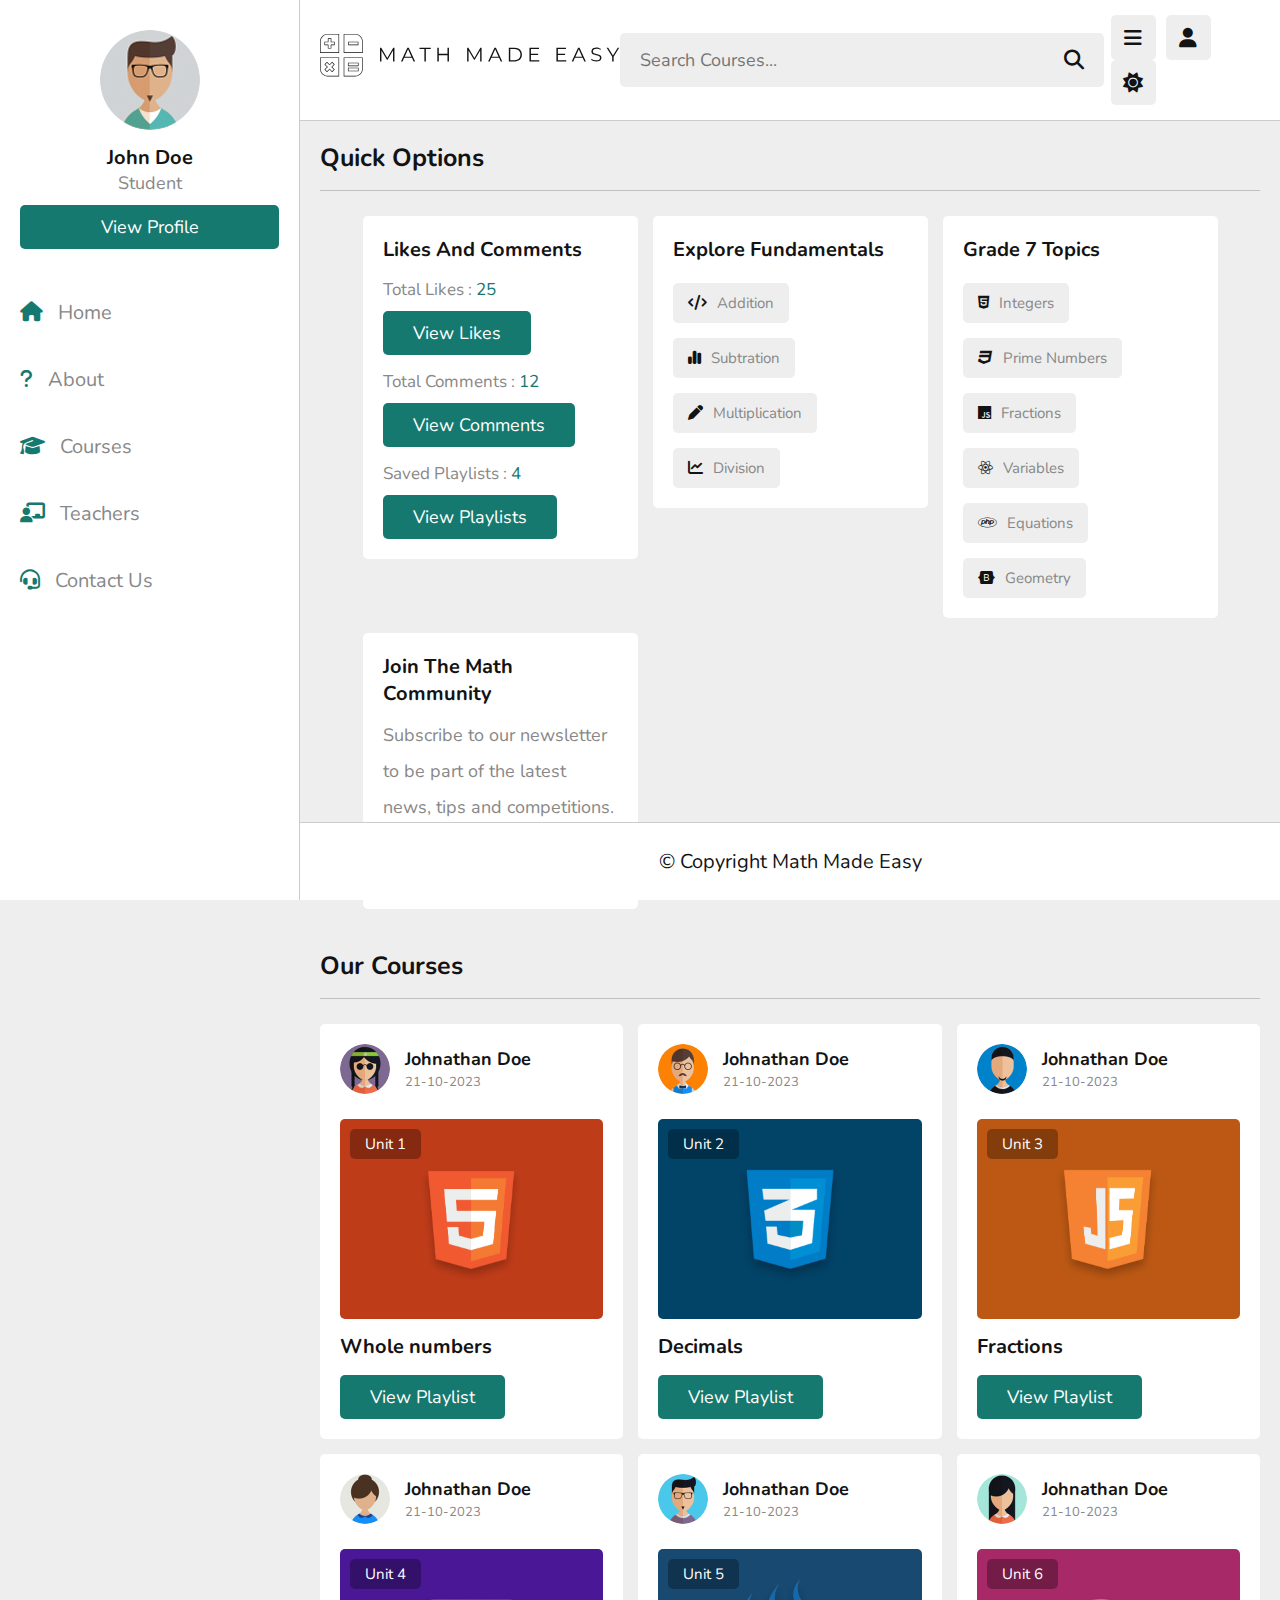
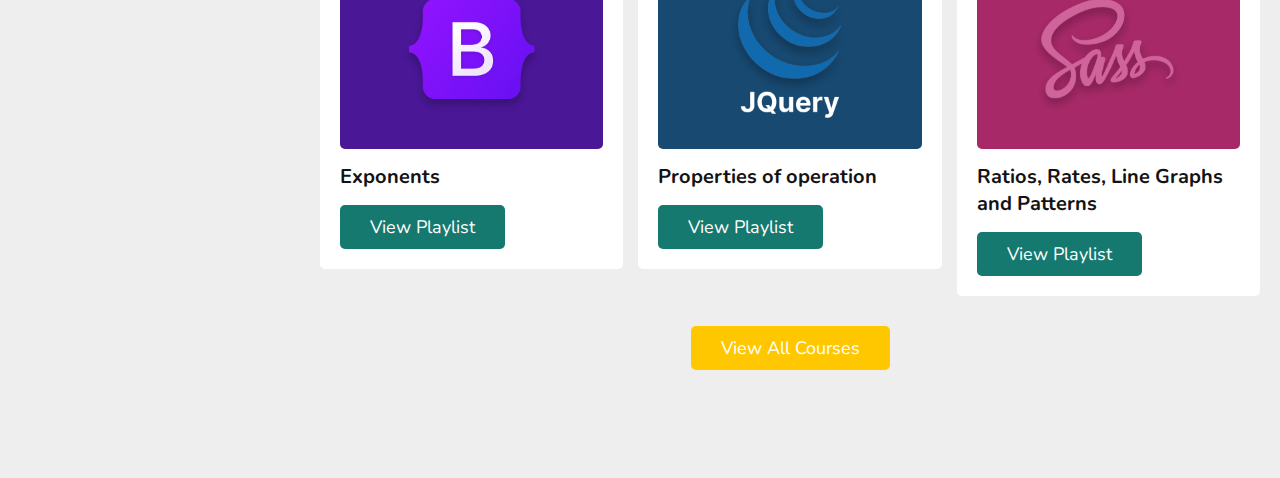
<file: index.html>
<!DOCTYPE html>
<html lang="en">
<head>
   <meta charset="UTF-8">
   <meta http-equiv="X-UA-Compatible" content="IE=edge">
   <meta name="viewport" content="width=device-width, initial-scale=1.0">
   <title>Home</title>

   <!-- font awesome cdn link  -->
   <link rel="stylesheet" href="https://cdnjs.cloudflare.com/ajax/libs/font-awesome/6.1.2/css/all.min.css">

   <!-- custom css file link  -->
   <link rel="stylesheet" href="css/style.css">

</head>
<body>

<header class="header">
   
   <section class="flex">

      <a href="home.html" class="logo"><img src = "images\logo\logo.svg" width = '300'></a>

      <form action="search.html" method="post" class="search-form">
         <input type="text" name="search_box" required placeholder="Search Courses..." maxlength="100">
         <button type="submit" class="fas fa-search"></button>
      </form>

      <div class="icons">
         <div id="menu-btn" class="fas fa-bars"></div>
         <div id="search-btn" class="fas fa-search"></div>
         <div id="user-btn" class="fas fa-user"></div>
         <div id="toggle-btn" class="fas fa-sun"></div>
      </div>

      <div class="profile">
         <img src="images/pic-1.jpg" class="image" alt="">
         <h3 class="name">John Doe</h3>
         <p class="role">Student</p>
         <a href="profile.html" class="btn">view profile</a>
         <div class="flex-btn">
            <a href="login.html" class="option-btn">login</a>
            <a href="register.html" class="option-btn">register</a>
         </div>
      </div>

   </section>

</header>   

<div class="side-bar">

   <div id="close-btn">
      <i class="fas fa-times"></i>
   </div>

   <div class="profile">
      <img src="images/pic-1.jpg" class="image" alt="">
      <h3 class="name">John Doe</h3>
      <p class="role">Student</p>
      <a href="profile.html" class="btn">view profile</a>
   </div>

   <nav class="navbar">
      <a href="home.html"><i class="fas fa-home"></i><span>Home</span></a>
      <a href="about.html"><i class="fas fa-question"></i><span>About</span></a>
      <a href="courses.html"><i class="fas fa-graduation-cap"></i><span>Courses</span></a>
      <a href="teachers.html"><i class="fas fa-chalkboard-user"></i><span>Teachers</span></a>
      <a href="contact.html"><i class="fas fa-headset"></i><span>Contact Us</span></a>
   </nav>

</div>

<section class="home-grid">

   <h1 class="heading">quick options</h1>

   <div class="box-container">

      <div class="box">
         <h3 class="title">Likes and Comments</h3>
         <p class="likes">Total Likes : <span>25</span></p>
         <a href="#" class="inline-btn">View Likes</a>
         <p class="likes">Total Comments : <span>12</span></p>
         <a href="#" class="inline-btn">View Comments</a>
         <p class="likes">Saved Playlists : <span>4</span></p>
         <a href="#" class="inline-btn">View Playlists</a>
      </div>

      <div class="box">
         <h3 class="title">Explore Fundamentals</h3>
         <div class="flex">
            <a href="#"><i class="fas fa-code"></i><span>Addition</span></a>
            <a href="#"><i class="fas fa-chart-simple"></i><span>Subtration</span></a>
            <a href="#"><i class="fas fa-pen"></i><span>Multiplication</span></a>
            <a href="#"><i class="fas fa-chart-line"></i><span>Division</span></a>
         </div>
      </div>

      <div class="box">
         <h3 class="title">Grade 7 Topics</h3>
         <div class="flex">
            <a href="#"><i class="fab fa-html5"></i><span>Integers</span></a>
            <a href="#"><i class="fab fa-css3"></i><span>Prime Numbers</span></a>
            <a href="#"><i class="fab fa-js"></i><span>Fractions</span></a>
            <a href="#"><i class="fab fa-react"></i><span>Variables</span></a>
            <a href="#"><i class="fab fa-php"></i><span>Equations</span></a>
            <a href="#"><i class="fab fa-bootstrap"></i><span>Geometry</span></a>
         </div>
      </div>

      <div class="box">
         <h3 class="title">Join the Math Community</h3>
         <p class="tutor">Subscribe to our newsletter to be part of the latest news, tips and competitions.</p>
         <a href="teachers.html" class="inline-btn">Sign Up</a>
      </div>

   </div>

</section>



<section class="courses">

   <h1 class="heading">our courses</h1>

   <div class="box-container">

      <div class="box">
         <div class="tutor">
            <img src="images/pic-2.jpg" alt="">
            <div class="info">
               <h3>Johnathan Doe</h3>
               <span>21-10-2023</span>
            </div>
         </div>
         <div class="thumb">
            <img src="images/thumb-1.png" alt="">
            <span>Unit 1</span>
         </div>
         <h3 class="title">Whole numbers</h3>
         <a href="playlist.html" class="inline-btn">view playlist</a>
      </div>

      <div class="box">
         <div class="tutor">
            <img src="images/pic-3.jpg" alt="">
            <div class="info">
               <h3>Johnathan Doe</h3>
               <span>21-10-2023</span>
            </div>
         </div>
         <div class="thumb">
            <img src="images/thumb-2.png" alt="">
            <span>Unit 2</span>
         </div>
         <h3 class="title">Decimals</h3>
         <a href="playlist.html" class="inline-btn">view playlist</a>
      </div>

      <div class="box">
         <div class="tutor">
            <img src="images/pic-4.jpg" alt="">
            <div class="info">
               <h3>Johnathan Doe</h3>
               <span>21-10-2023</span>
            </div>
         </div>
         <div class="thumb">
            <img src="images/thumb-3.png" alt="">
            <span>Unit 3</span>
         </div>
         <h3 class="title">Fractions</h3>
         <a href="playlist.html" class="inline-btn">view playlist</a>
      </div>

      <div class="box">
         <div class="tutor">
            <img src="images/pic-5.jpg" alt="">
            <div class="info">
               <h3>Johnathan Doe</h3>
               <span>21-10-2023</span>
            </div>
         </div>
         <div class="thumb">
            <img src="images/thumb-4.png" alt="">
            <span>Unit 4</span>
         </div>
         <h3 class="title">Exponents</h3>
         <a href="playlist.html" class="inline-btn">view playlist</a>
      </div>

      <div class="box">
         <div class="tutor">
            <img src="images/pic-6.jpg" alt="">
            <div class="info">
               <h3>Johnathan Doe</h3>
               <span>21-10-2023</span>
            </div>
         </div>
         <div class="thumb">
            <img src="images/thumb-5.png" alt="">
            <span>Unit 5</span>
         </div>
         <h3 class="title">Properties of operation</h3>
         <a href="playlist.html" class="inline-btn">view playlist</a>
      </div>

      <div class="box">
         <div class="tutor">
            <img src="images/pic-7.jpg" alt="">
            <div class="info">
               <h3>Johnathan Doe</h3>
               <span>21-10-2023</span>
            </div>
         </div>
         <div class="thumb">
            <img src="images/thumb-6.png" alt="">
            <span>Unit 6</span>
         </div>
         <h3 class="title">Ratios, Rates, Line Graphs and Patterns</h3>
         <a href="playlist.html" class="inline-btn">view playlist</a>
      </div>

   </div>

   <div class="more-btn">
      <a href="courses.html" class="inline-option-btn">view all courses</a>
   </div>

</section>















<footer class="footer">

   &copy; Copyright Math Made Easy

</footer>

<!-- custom js file link  -->
<script src="js/script.js"></script>

   
</body>
</html>
</file>
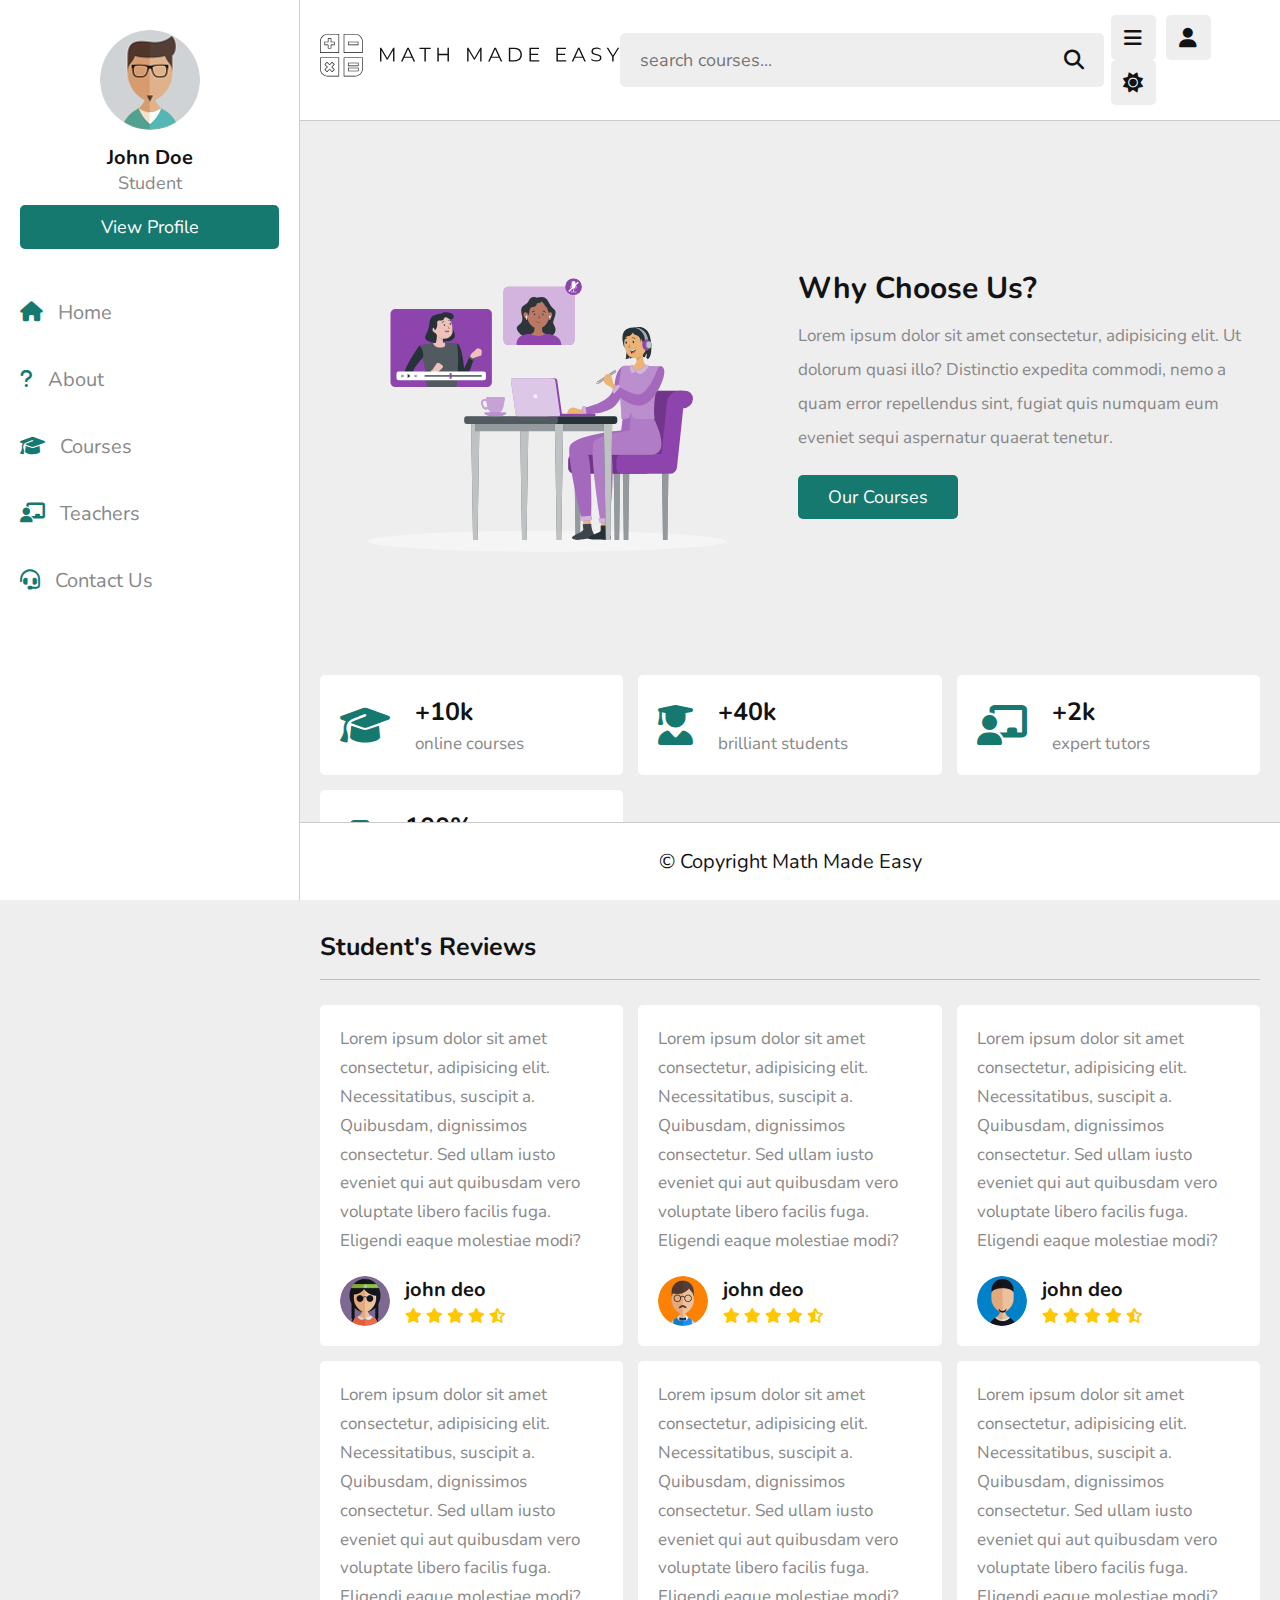
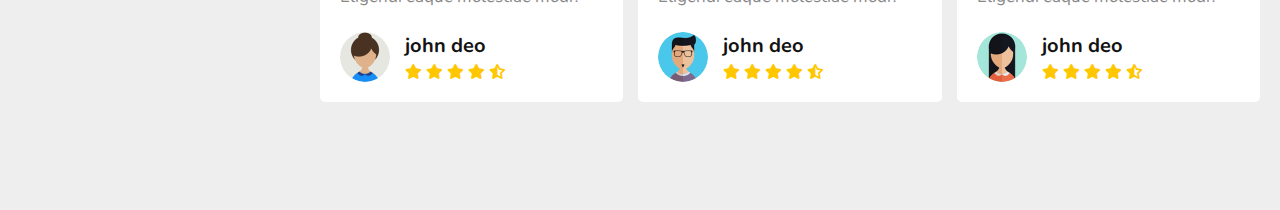
<file: about.html>
<!DOCTYPE html>
<html lang="en">
<head>
   <meta charset="UTF-8">
   <meta http-equiv="X-UA-Compatible" content="IE=edge">
   <meta name="viewport" content="width=device-width, initial-scale=1.0">
   <title>About us</title>

   <!-- font awesome cdn link  -->
   <link rel="stylesheet" href="https://cdnjs.cloudflare.com/ajax/libs/font-awesome/6.1.2/css/all.min.css">

   <!-- custom css file link  -->
   <link rel="stylesheet" href="css/style.css">

</head>
<body>

<header class="header">
   
   <section class="flex">

      <a href="home.html" class="logo"><img src = "images\logo\logo.svg" width = '300'></a>

      <form action="search.html" method="post" class="search-form">
         <input type="text" name="search_box" required placeholder="search courses..." maxlength="100">
         <button type="submit" class="fas fa-search"></button>
      </form>

      <div class="icons">
         <div id="menu-btn" class="fas fa-bars"></div>
         <div id="search-btn" class="fas fa-search"></div>
         <div id="user-btn" class="fas fa-user"></div>
         <div id="toggle-btn" class="fas fa-sun"></div>
      </div>

      <div class="profile">
         <img src="images/pic-1.jpg" class="image" alt="">
         <h3 class="name">shaikh anas</h3>
         <p class="role">studen</p>
         <a href="profile.html" class="btn">view profile</a>
         <div class="flex-btn">
            <a href="login.html" class="option-btn">login</a>
            <a href="register.html" class="option-btn">register</a>
         </div>
      </div>

   </section>

</header>   

<div class="side-bar">

   <div id="close-btn">
      <i class="fas fa-times"></i>
   </div>

   <div class="profile">
      <img src="images/pic-1.jpg" class="image" alt="">
      <h3 class="name">John Doe</h3>
      <p class="role">Student</p>
      <a href="profile.html" class="btn">view profile</a>
   </div>

   <nav class="navbar">
      <a href="home.html"><i class="fas fa-home"></i><span>Home</span></a>
      <a href="about.html"><i class="fas fa-question"></i><span>About</span></a>
      <a href="courses.html"><i class="fas fa-graduation-cap"></i><span>Courses</span></a>
      <a href="teachers.html"><i class="fas fa-chalkboard-user"></i><span>Teachers</span></a>
      <a href="contact.html"><i class="fas fa-headset"></i><span>Contact Us</span></a>
   </nav>

</div>

<section class="about">

   <div class="row">

      <div class="image">
         <img src="images/about-img.svg" alt="">
      </div>

      <div class="content">
         <h3>why choose us?</h3>
         <p>Lorem ipsum dolor sit amet consectetur, adipisicing elit. Ut dolorum quasi illo? Distinctio expedita commodi, nemo a quam error repellendus sint, fugiat quis numquam eum eveniet sequi aspernatur quaerat tenetur.</p>
         <a href="courses.html" class="inline-btn">our courses</a>
      </div>

   </div>

   <div class="box-container">

      <div class="box">
         <i class="fas fa-graduation-cap"></i>
         <div>
            <h3>+10k</h3>
            <p>online courses</p>
         </div>
      </div>

      <div class="box">
         <i class="fas fa-user-graduate"></i>
         <div>
            <h3>+40k</h3>
            <p>brilliant students</p>
         </div>
      </div>

      <div class="box">
         <i class="fas fa-chalkboard-user"></i>
         <div>
            <h3>+2k</h3>
            <p>expert tutors</p>
         </div>
      </div>

      <div class="box">
         <i class="fas fa-briefcase"></i>
         <div>
            <h3>100%</h3>
            <p>job placement</p>
         </div>
      </div>

   </div>

</section> 

<section class="reviews">

   <h1 class="heading">student's reviews</h1>

   <div class="box-container">

      <div class="box">
         <p>Lorem ipsum dolor sit amet consectetur, adipisicing elit. Necessitatibus, suscipit a. Quibusdam, dignissimos consectetur. Sed ullam iusto eveniet qui aut quibusdam vero voluptate libero facilis fuga. Eligendi eaque molestiae modi?</p>
         <div class="student">
            <img src="images/pic-2.jpg" alt="">
            <div>
               <h3>john deo</h3>
               <div class="stars">
                  <i class="fas fa-star"></i>
                  <i class="fas fa-star"></i>
                  <i class="fas fa-star"></i>
                  <i class="fas fa-star"></i>
                  <i class="fas fa-star-half-alt"></i>
               </div>
            </div>
         </div>
      </div>

      <div class="box">
         <p>Lorem ipsum dolor sit amet consectetur, adipisicing elit. Necessitatibus, suscipit a. Quibusdam, dignissimos consectetur. Sed ullam iusto eveniet qui aut quibusdam vero voluptate libero facilis fuga. Eligendi eaque molestiae modi?</p>
         <div class="student">
            <img src="images/pic-3.jpg" alt="">
            <div>
               <h3>john deo</h3>
               <div class="stars">
                  <i class="fas fa-star"></i>
                  <i class="fas fa-star"></i>
                  <i class="fas fa-star"></i>
                  <i class="fas fa-star"></i>
                  <i class="fas fa-star-half-alt"></i>
               </div>
            </div>
         </div>
      </div>

      <div class="box">
         <p>Lorem ipsum dolor sit amet consectetur, adipisicing elit. Necessitatibus, suscipit a. Quibusdam, dignissimos consectetur. Sed ullam iusto eveniet qui aut quibusdam vero voluptate libero facilis fuga. Eligendi eaque molestiae modi?</p>
         <div class="student">
            <img src="images/pic-4.jpg" alt="">
            <div>
               <h3>john deo</h3>
               <div class="stars">
                  <i class="fas fa-star"></i>
                  <i class="fas fa-star"></i>
                  <i class="fas fa-star"></i>
                  <i class="fas fa-star"></i>
                  <i class="fas fa-star-half-alt"></i>
               </div>
            </div>
         </div>
      </div>

      <div class="box">
         <p>Lorem ipsum dolor sit amet consectetur, adipisicing elit. Necessitatibus, suscipit a. Quibusdam, dignissimos consectetur. Sed ullam iusto eveniet qui aut quibusdam vero voluptate libero facilis fuga. Eligendi eaque molestiae modi?</p>
         <div class="student">
            <img src="images/pic-5.jpg" alt="">
            <div>
               <h3>john deo</h3>
               <div class="stars">
                  <i class="fas fa-star"></i>
                  <i class="fas fa-star"></i>
                  <i class="fas fa-star"></i>
                  <i class="fas fa-star"></i>
                  <i class="fas fa-star-half-alt"></i>
               </div>
            </div>
         </div>
      </div>

      <div class="box">
         <p>Lorem ipsum dolor sit amet consectetur, adipisicing elit. Necessitatibus, suscipit a. Quibusdam, dignissimos consectetur. Sed ullam iusto eveniet qui aut quibusdam vero voluptate libero facilis fuga. Eligendi eaque molestiae modi?</p>
         <div class="student">
            <img src="images/pic-6.jpg" alt="">
            <div>
               <h3>john deo</h3>
               <div class="stars">
                  <i class="fas fa-star"></i>
                  <i class="fas fa-star"></i>
                  <i class="fas fa-star"></i>
                  <i class="fas fa-star"></i>
                  <i class="fas fa-star-half-alt"></i>
               </div>
            </div>
         </div>
      </div>

      <div class="box">
         <p>Lorem ipsum dolor sit amet consectetur, adipisicing elit. Necessitatibus, suscipit a. Quibusdam, dignissimos consectetur. Sed ullam iusto eveniet qui aut quibusdam vero voluptate libero facilis fuga. Eligendi eaque molestiae modi?</p>
         <div class="student">
            <img src="images/pic-7.jpg" alt="">
            <div>
               <h3>john deo</h3>
               <div class="stars">
                  <i class="fas fa-star"></i>
                  <i class="fas fa-star"></i>
                  <i class="fas fa-star"></i>
                  <i class="fas fa-star"></i>
                  <i class="fas fa-star-half-alt"></i>
               </div>
            </div>
         </div>
      </div>

   </div>

</section>













<footer class="footer">
   &copy; Copyright Math Made Easy

</footer>

<!-- custom js file link  -->
<script src="js/script.js"></script>

   
</body>
</html>
</file>
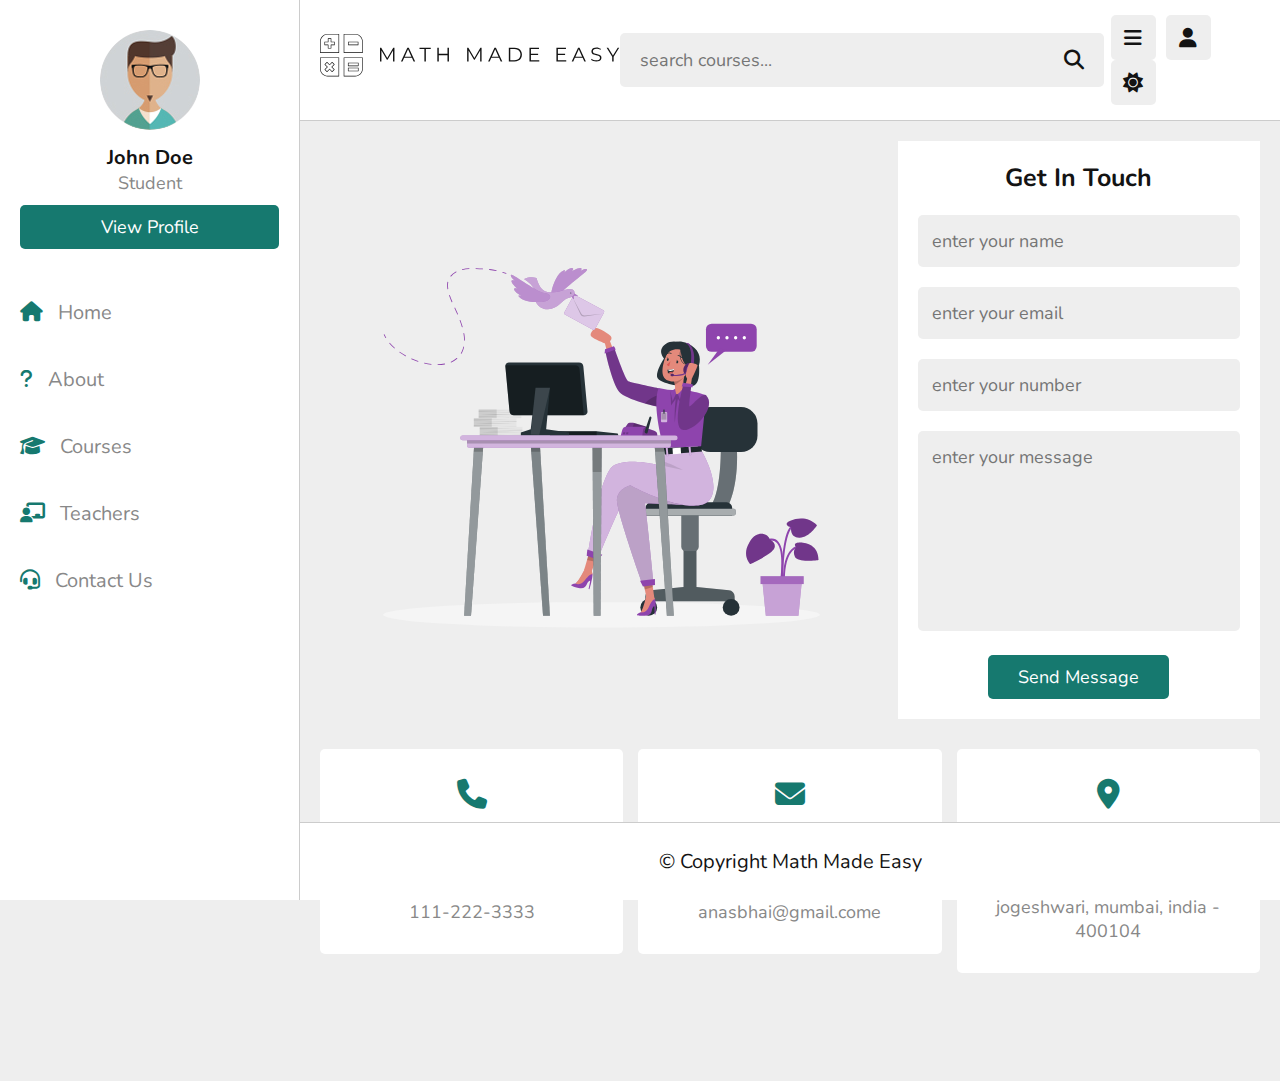
<file: contact.html>
<!DOCTYPE html>
<html lang="en">
<head>
   <meta charset="UTF-8">
   <meta http-equiv="X-UA-Compatible" content="IE=edge">
   <meta name="viewport" content="width=device-width, initial-scale=1.0">
   <title>Contact Us</title>

   <!-- font awesome cdn link  -->
   <link rel="stylesheet" href="https://cdnjs.cloudflare.com/ajax/libs/font-awesome/6.1.2/css/all.min.css">

   <!-- custom css file link  -->
   <link rel="stylesheet" href="css/style.css">

</head>
<body>

<header class="header">
   
   <section class="flex">

      <a href="home.html" class="logo"><img src = "images\logo\logo.svg" width = '300'></a>

      <form action="search.html" method="post" class="search-form">
         <input type="text" name="search_box" required placeholder="search courses..." maxlength="100">
         <button type="submit" class="fas fa-search"></button>
      </form>

      <div class="icons">
         <div id="menu-btn" class="fas fa-bars"></div>
         <div id="search-btn" class="fas fa-search"></div>
         <div id="user-btn" class="fas fa-user"></div>
         <div id="toggle-btn" class="fas fa-sun"></div>
      </div>

      <div class="profile">
         <img src="images/pic-1.jpg" class="image" alt="">
         <h3 class="name">John Doe</h3>
         <p class="role">Student</p>
         <a href="profile.html" class="btn">view profile</a>
         <div class="flex-btn">
            <a href="login.html" class="option-btn">login</a>
            <a href="register.html" class="option-btn">register</a>
         </div>
      </div>

   </section>

</header>   

<div class="side-bar">

   <div id="close-btn">
      <i class="fas fa-times"></i>
   </div>

   <div class="profile">
      <img src="images/pic-1.jpg" class="image" alt="">
      <h3 class="name">John Doe</h3>
      <p class="role">Student</p>
      <a href="profile.html" class="btn">view profile</a>
   </div>

   <nav class="navbar">
      <a href="home.html"><i class="fas fa-home"></i><span>Home</span></a>
      <a href="about.html"><i class="fas fa-question"></i><span>About</span></a>
      <a href="courses.html"><i class="fas fa-graduation-cap"></i><span>Courses</span></a>
      <a href="teachers.html"><i class="fas fa-chalkboard-user"></i><span>Teachers</span></a>
      <a href="contact.html"><i class="fas fa-headset"></i><span>Contact Us</span></a>
   </nav>

</div>

<section class="contact">

   <div class="row">

      <div class="image">
         <img src="images/contact-img.svg" alt="">
      </div>

      <form action="" method="post">
         <h3>get in touch</h3>
         <input type="text" placeholder="enter your name" name="name" required maxlength="50" class="box">
         <input type="email" placeholder="enter your email" name="email" required maxlength="50" class="box">
         <input type="number" placeholder="enter your number" name="number" required maxlength="50" class="box">
         <textarea name="msg" class="box" placeholder="enter your message" required maxlength="1000" cols="30" rows="10"></textarea>
         <input type="submit" value="send message" class="inline-btn" name="submit">
      </form>

   </div>

   <div class="box-container">

      <div class="box">
         <i class="fas fa-phone"></i>
         <h3>phone number</h3>
         <a href="tel:1234567890">123-456-7890</a>
         <a href="tel:1112223333">111-222-3333</a>
      </div>
      
      <div class="box">
         <i class="fas fa-envelope"></i>
         <h3>email address</h3>
         <a href="mailto:shaikhanas@gmail.com">shaikhanas@gmail.come</a>
         <a href="mailto:anasbhai@gmail.com">anasbhai@gmail.come</a>
      </div>

      <div class="box">
         <i class="fas fa-map-marker-alt"></i>
         <h3>office address</h3>
         <a href="#">flat no. 1, a-1 building, jogeshwari, mumbai, india - 400104</a>
      </div>

   </div>

</section>


<footer class="footer">

   &copy; Copyright Math Made Easy

</footer>

<!-- custom js file link  -->
<script src="js/script.js"></script>

   
</body>
</html>
</file>
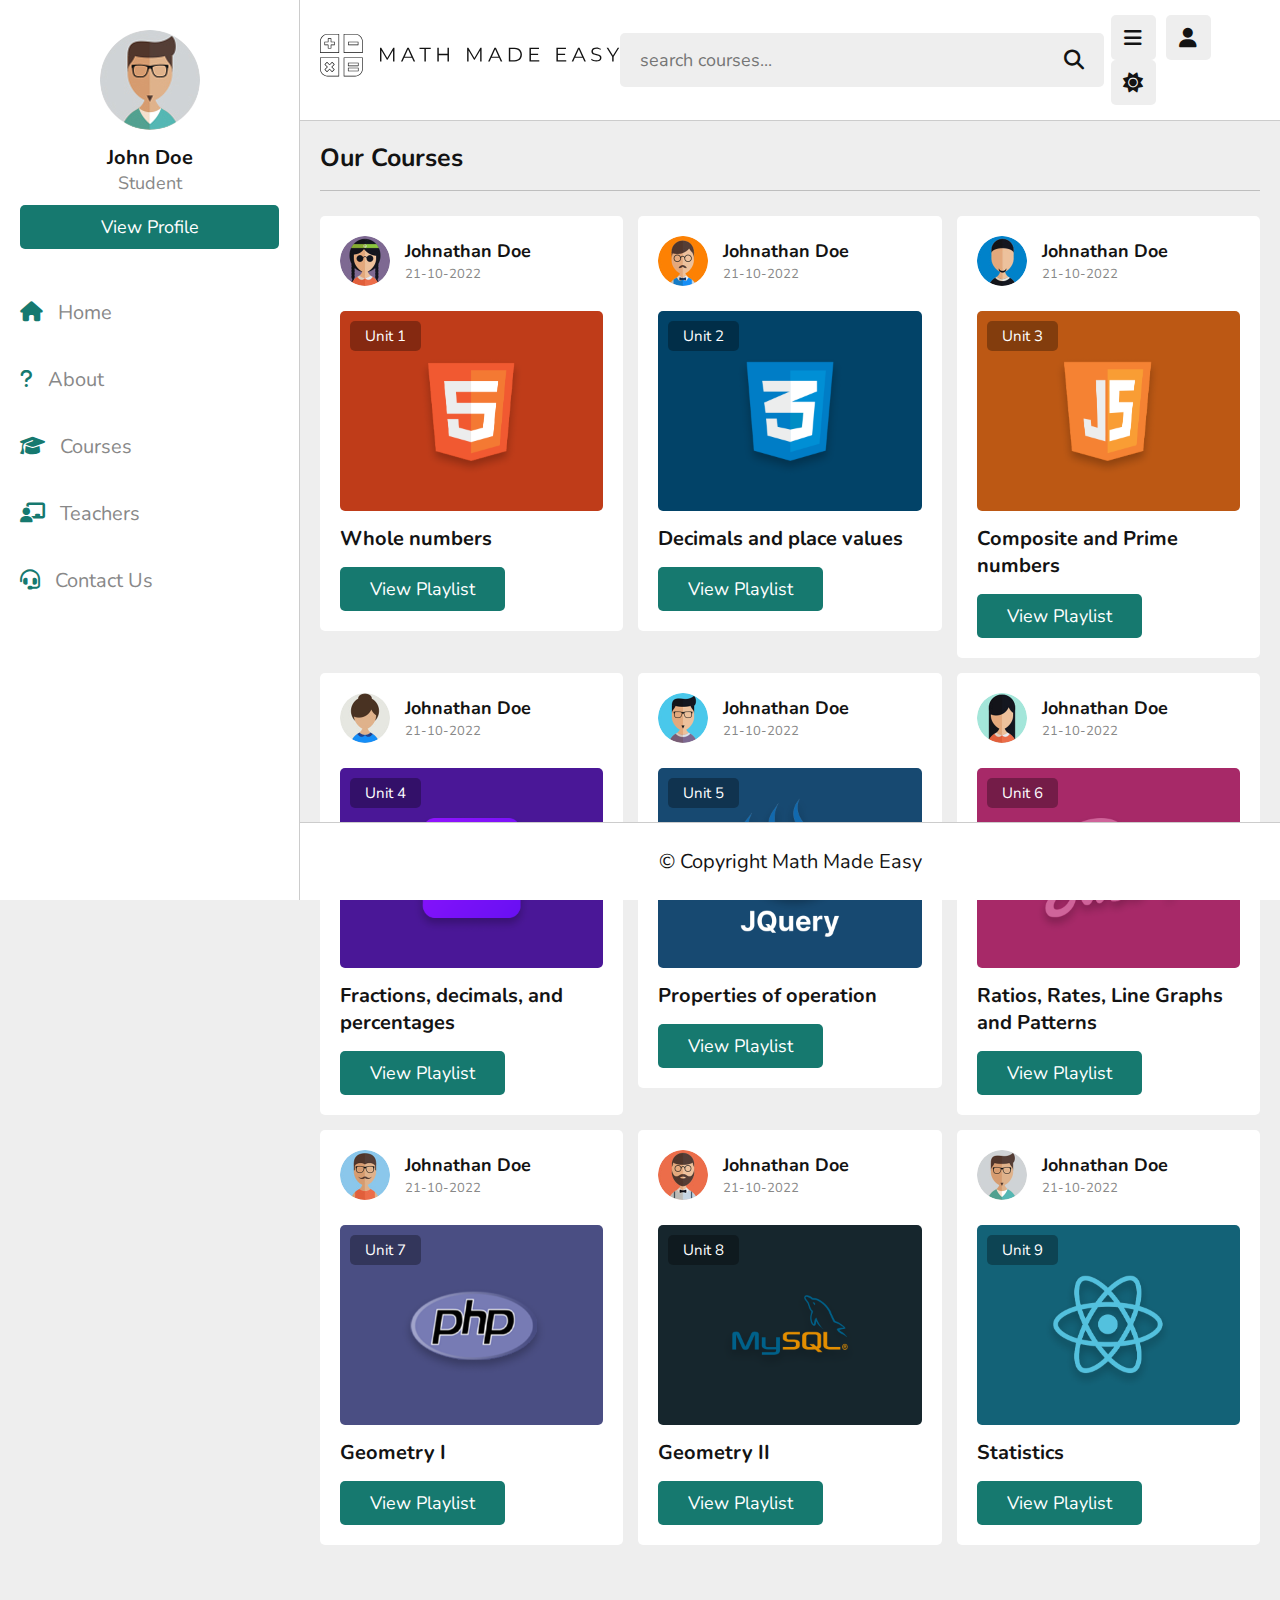
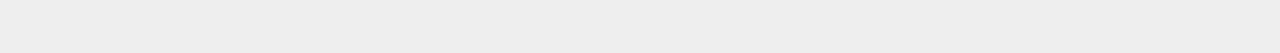
<file: courses.html>
<!DOCTYPE html>
<html lang="en">
<head>
   <meta charset="UTF-8">
   <meta http-equiv="X-UA-Compatible" content="IE=edge">
   <meta name="viewport" content="width=device-width, initial-scale=1.0">
   <title>Courses</title>

   <!-- font awesome cdn link  -->
   <link rel="stylesheet" href="https://cdnjs.cloudflare.com/ajax/libs/font-awesome/6.1.2/css/all.min.css">

   <!-- custom css file link  -->
   <link rel="stylesheet" href="css/style.css">

</head>
<body>

<header class="header">
   
   <section class="flex">

      <a href="home.html" class="logo"><img src = "images\logo\logo.svg" width = '300'></a>

      <form action="search.html" method="post" class="search-form">
         <input type="text" name="search_box" required placeholder="search courses..." maxlength="100">
         <button type="submit" class="fas fa-search"></button>
      </form>

      <div class="icons">
         <div id="menu-btn" class="fas fa-bars"></div>
         <div id="search-btn" class="fas fa-search"></div>
         <div id="user-btn" class="fas fa-user"></div>
         <div id="toggle-btn" class="fas fa-sun"></div>
      </div>

      <div class="profile">
         <img src="images/pic-1.jpg" class="image" alt="">
         <h3 class="name">John Doe</h3>
         <p class="role">Student</p>
         <a href="profile.html" class="btn">view profile</a>
         <div class="flex-btn">
            <a href="login.html" class="option-btn">login</a>
            <a href="register.html" class="option-btn">register</a>
         </div>
      </div>

   </section>

</header>   

<div class="side-bar">

   <div id="close-btn">
      <i class="fas fa-times"></i>
   </div>

   <div class="profile">
      <img src="images/pic-1.jpg" class="image" alt="">
      <h3 class="name">John Doe</h3>
      <p class="role">Student</p>
      <a href="profile.html" class="btn">view profile</a>
   </div>

   <nav class="navbar">
      <a href="home.html"><i class="fas fa-home"></i><span>Home</span></a>
      <a href="about.html"><i class="fas fa-question"></i><span>About</span></a>
      <a href="courses.html"><i class="fas fa-graduation-cap"></i><span>Courses</span></a>
      <a href="teachers.html"><i class="fas fa-chalkboard-user"></i><span>Teachers</span></a>
      <a href="contact.html"><i class="fas fa-headset"></i><span>Contact Us</span></a>
   </nav>

</div>

<section class="courses">

   <h1 class="heading">our courses</h1>

   <div class="box-container">

      <div class="box">
         <div class="tutor">
            <img src="images/pic-2.jpg" alt="">
            <div class="info">
               <h3>Johnathan Doe</h3>
               <span>21-10-2022</span>
            </div>
         </div>
         <div class="thumb">
            <img src="images/thumb-1.png" alt="">
            <span>Unit 1</span>
         </div>
         <h3 class="title">Whole numbers</h3>
         <a href="playlist.html" class="inline-btn">view playlist</a>
      </div>

      <div class="box">
         <div class="tutor">
            <img src="images/pic-3.jpg" alt="">
            <div class="info">
               <h3>Johnathan Doe</h3>
               <span>21-10-2022</span>
            </div>
         </div>
         <div class="thumb">
            <img src="images/thumb-2.png" alt="">
            <span>Unit 2</span>
         </div>
         <h3 class="title">Decimals and place values</h3>
         <a href="playlist.html" class="inline-btn">view playlist</a>
      </div>

      <div class="box">
         <div class="tutor">
            <img src="images/pic-4.jpg" alt="">
            <div class="info">
               <h3>Johnathan Doe</h3>
               <span>21-10-2022</span>
            </div>
         </div>
         <div class="thumb">
            <img src="images/thumb-3.png" alt="">
            <span>Unit 3</span>
         </div>
         <h3 class="title">Composite and Prime numbers</h3>
         <a href="playlist.html" class="inline-btn">view playlist</a>
      </div>

      <div class="box">
         <div class="tutor">
            <img src="images/pic-5.jpg" alt="">
            <div class="info">
               <h3>Johnathan Doe</h3>
               <span>21-10-2022</span>
            </div>
         </div>
         <div class="thumb">
            <img src="images/thumb-4.png" alt="">
            <span>Unit 4</span>
         </div>
         <h3 class="title">Fractions, decimals, and percentages
         </h3>
         <a href="playlist.html" class="inline-btn">view playlist</a>
      </div>

      <div class="box">
         <div class="tutor">
            <img src="images/pic-6.jpg" alt="">
            <div class="info">
               <h3>Johnathan Doe</h3>
               <span>21-10-2022</span>
            </div>
         </div>
         <div class="thumb">
            <img src="images/thumb-5.png" alt="">
            <span>Unit 5</span>
         </div>
         <h3 class="title">Properties of operation</h3>
         <a href="playlist.html" class="inline-btn">view playlist</a>
      </div>

      <div class="box">
         <div class="tutor">
            <img src="images/pic-7.jpg" alt="">
            <div class="info">
               <h3>Johnathan Doe</h3>
               <span>21-10-2022</span>
            </div>
         </div>
         <div class="thumb">
            <img src="images/thumb-6.png" alt="">
            <span>Unit 6</span>
         </div>
         <h3 class="title">Ratios, Rates, Line Graphs and Patterns</h3>
         <a href="playlist.html" class="inline-btn">view playlist</a>
      </div>

      <div class="box">
         <div class="tutor">
            <img src="images/pic-8.jpg" alt="">
            <div class="info">
               <h3>Johnathan Doe</h3>
               <span>21-10-2022</span>
            </div>
         </div>
         <div class="thumb">
            <img src="images/thumb-7.png" alt="">
            <span>Unit 7</span>
         </div>
         <h3 class="title">Geometry I</h3>
         <a href="playlist.html" class="inline-btn">view playlist</a>
      </div>

      <div class="box">
         <div class="tutor">
            <img src="images/pic-9.jpg" alt="">
            <div class="info">
               <h3>Johnathan Doe</h3>
               <span>21-10-2022</span>
            </div>
         </div>
         <div class="thumb">
            <img src="images/thumb-8.png" alt="">
            <span>Unit 8</span>
         </div>
         <h3 class="title">Geometry II</h3>
         <a href="playlist.html" class="inline-btn">view playlist</a>
      </div>

      <div class="box">
         <div class="tutor">
            <img src="images/pic-1.jpg" alt="">
            <div class="info">
               <h3>Johnathan Doe</h3>
               <span>21-10-2022</span>
            </div>
         </div>
         <div class="thumb">
            <img src="images/thumb-9.png" alt="">
            <span>Unit 9</span>
         </div>
         <h3 class="title">Statistics</h3>
         <a href="playlist.html" class="inline-btn">view playlist</a>
      </div>

   </div>

</section>














<footer class="footer">

   &copy; Copyright Math Made Easy

</footer>

<!-- custom js file link  -->
<script src="js/script.js"></script>

   
</body>
</html>
</file>
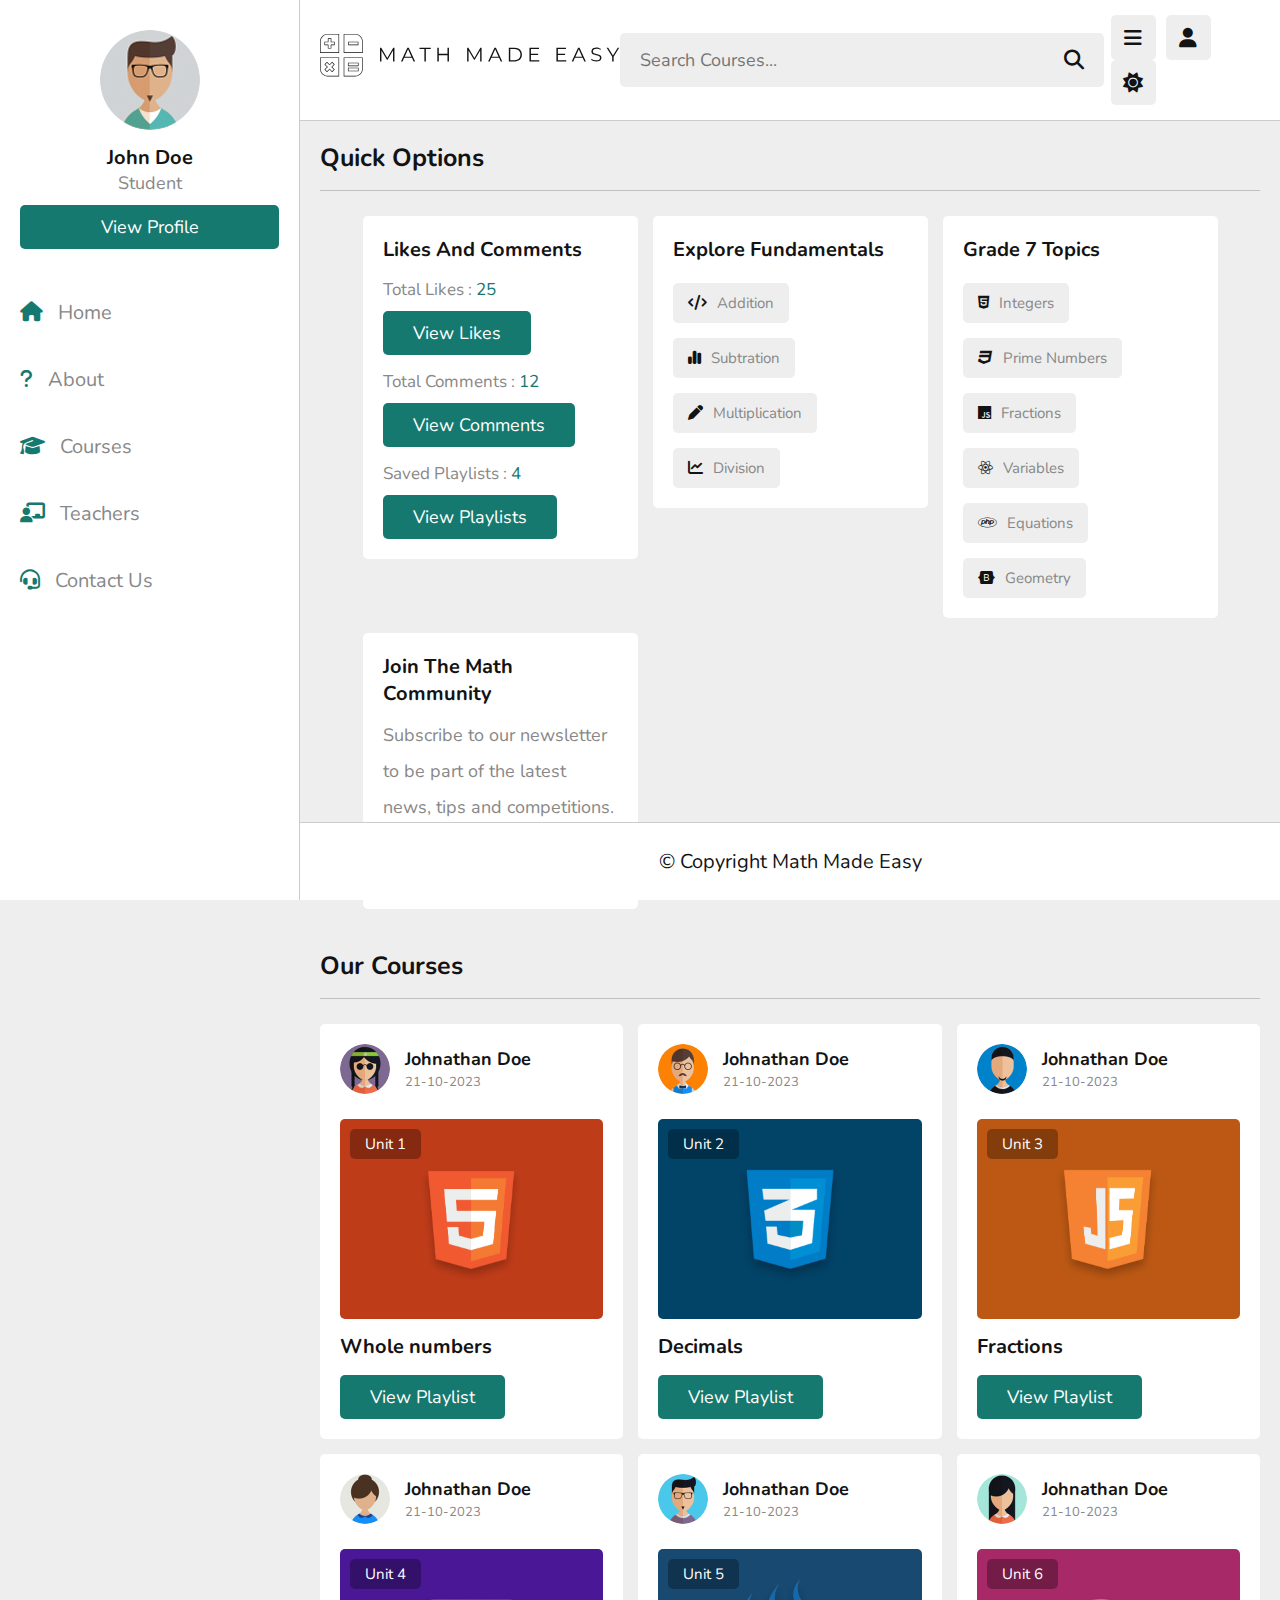
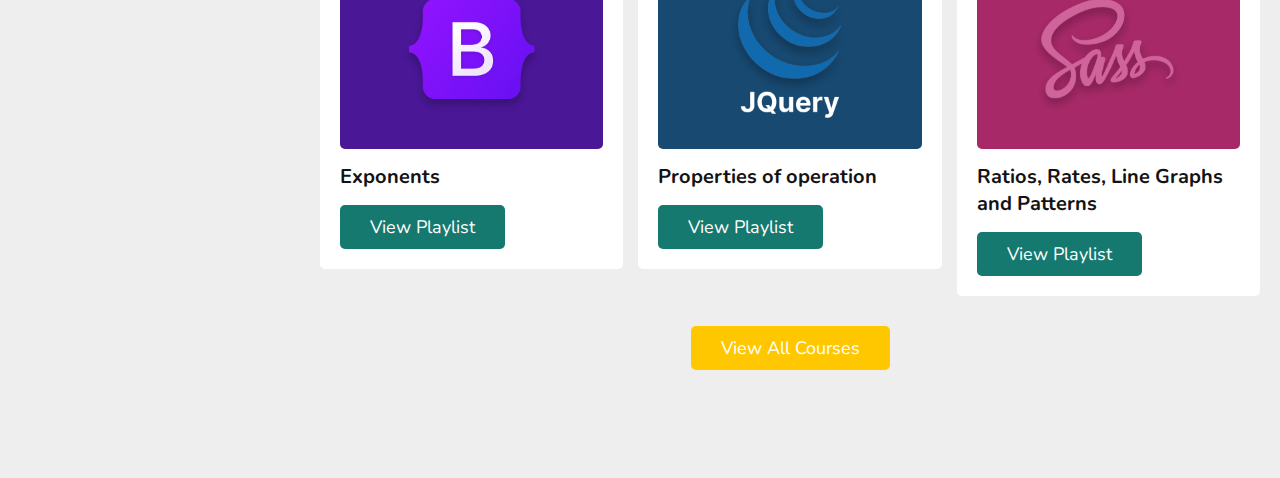
<file: home.html>
<!DOCTYPE html>
<html lang="en">
<head>
   <meta charset="UTF-8">
   <meta http-equiv="X-UA-Compatible" content="IE=edge">
   <meta name="viewport" content="width=device-width, initial-scale=1.0">
   <title>Home</title>

   <!-- font awesome cdn link  -->
   <link rel="stylesheet" href="https://cdnjs.cloudflare.com/ajax/libs/font-awesome/6.1.2/css/all.min.css">

   <!-- custom css file link  -->
   <link rel="stylesheet" href="css/style.css">

</head>
<body>

<header class="header">
   
   <section class="flex">

      <a href="home.html" class="logo"><img src = "images\logo\logo.svg" width = '300'></a>

      <form action="search.html" method="post" class="search-form">
         <input type="text" name="search_box" required placeholder="Search Courses..." maxlength="100">
         <button type="submit" class="fas fa-search"></button>
      </form>

      <div class="icons">
         <div id="menu-btn" class="fas fa-bars"></div>
         <div id="search-btn" class="fas fa-search"></div>
         <div id="user-btn" class="fas fa-user"></div>
         <div id="toggle-btn" class="fas fa-sun"></div>
      </div>

      <div class="profile">
         <img src="images/pic-1.jpg" class="image" alt="">
         <h3 class="name">John Doe</h3>
         <p class="role">Student</p>
         <a href="profile.html" class="btn">view profile</a>
         <div class="flex-btn">
            <a href="login.html" class="option-btn">login</a>
            <a href="register.html" class="option-btn">register</a>
         </div>
      </div>

   </section>

</header>   

<div class="side-bar">

   <div id="close-btn">
      <i class="fas fa-times"></i>
   </div>

   <div class="profile">
      <img src="images/pic-1.jpg" class="image" alt="">
      <h3 class="name">John Doe</h3>
      <p class="role">Student</p>
      <a href="profile.html" class="btn">view profile</a>
   </div>

   <nav class="navbar">
      <a href="home.html"><i class="fas fa-home"></i><span>Home</span></a>
      <a href="about.html"><i class="fas fa-question"></i><span>About</span></a>
      <a href="courses.html"><i class="fas fa-graduation-cap"></i><span>Courses</span></a>
      <a href="teachers.html"><i class="fas fa-chalkboard-user"></i><span>Teachers</span></a>
      <a href="contact.html"><i class="fas fa-headset"></i><span>Contact Us</span></a>
   </nav>

</div>

<section class="home-grid">

   <h1 class="heading">quick options</h1>

   <div class="box-container">

      <div class="box">
         <h3 class="title">Likes and Comments</h3>
         <p class="likes">Total Likes : <span>25</span></p>
         <a href="#" class="inline-btn">View Likes</a>
         <p class="likes">Total Comments : <span>12</span></p>
         <a href="#" class="inline-btn">View Comments</a>
         <p class="likes">Saved Playlists : <span>4</span></p>
         <a href="#" class="inline-btn">View Playlists</a>
      </div>

      <div class="box">
         <h3 class="title">Explore Fundamentals</h3>
         <div class="flex">
            <a href="#"><i class="fas fa-code"></i><span>Addition</span></a>
            <a href="#"><i class="fas fa-chart-simple"></i><span>Subtration</span></a>
            <a href="#"><i class="fas fa-pen"></i><span>Multiplication</span></a>
            <a href="#"><i class="fas fa-chart-line"></i><span>Division</span></a>
         </div>
      </div>

      <div class="box">
         <h3 class="title">Grade 7 Topics</h3>
         <div class="flex">
            <a href="#"><i class="fab fa-html5"></i><span>Integers</span></a>
            <a href="#"><i class="fab fa-css3"></i><span>Prime Numbers</span></a>
            <a href="#"><i class="fab fa-js"></i><span>Fractions</span></a>
            <a href="#"><i class="fab fa-react"></i><span>Variables</span></a>
            <a href="#"><i class="fab fa-php"></i><span>Equations</span></a>
            <a href="#"><i class="fab fa-bootstrap"></i><span>Geometry</span></a>
         </div>
      </div>

      <div class="box">
         <h3 class="title">Join the Math Community</h3>
         <p class="tutor">Subscribe to our newsletter to be part of the latest news, tips and competitions.</p>
         <a href="teachers.html" class="inline-btn">Sign Up</a>
      </div>

   </div>

</section>



<section class="courses">

   <h1 class="heading">our courses</h1>

   <div class="box-container">

      <div class="box">
         <div class="tutor">
            <img src="images/pic-2.jpg" alt="">
            <div class="info">
               <h3>Johnathan Doe</h3>
               <span>21-10-2023</span>
            </div>
         </div>
         <div class="thumb">
            <img src="images/thumb-1.png" alt="">
            <span>Unit 1</span>
         </div>
         <h3 class="title">Whole numbers</h3>
         <a href="playlist.html" class="inline-btn">view playlist</a>
      </div>

      <div class="box">
         <div class="tutor">
            <img src="images/pic-3.jpg" alt="">
            <div class="info">
               <h3>Johnathan Doe</h3>
               <span>21-10-2023</span>
            </div>
         </div>
         <div class="thumb">
            <img src="images/thumb-2.png" alt="">
            <span>Unit 2</span>
         </div>
         <h3 class="title">Decimals</h3>
         <a href="playlist.html" class="inline-btn">view playlist</a>
      </div>

      <div class="box">
         <div class="tutor">
            <img src="images/pic-4.jpg" alt="">
            <div class="info">
               <h3>Johnathan Doe</h3>
               <span>21-10-2023</span>
            </div>
         </div>
         <div class="thumb">
            <img src="images/thumb-3.png" alt="">
            <span>Unit 3</span>
         </div>
         <h3 class="title">Fractions</h3>
         <a href="playlist.html" class="inline-btn">view playlist</a>
      </div>

      <div class="box">
         <div class="tutor">
            <img src="images/pic-5.jpg" alt="">
            <div class="info">
               <h3>Johnathan Doe</h3>
               <span>21-10-2023</span>
            </div>
         </div>
         <div class="thumb">
            <img src="images/thumb-4.png" alt="">
            <span>Unit 4</span>
         </div>
         <h3 class="title">Exponents</h3>
         <a href="playlist.html" class="inline-btn">view playlist</a>
      </div>

      <div class="box">
         <div class="tutor">
            <img src="images/pic-6.jpg" alt="">
            <div class="info">
               <h3>Johnathan Doe</h3>
               <span>21-10-2023</span>
            </div>
         </div>
         <div class="thumb">
            <img src="images/thumb-5.png" alt="">
            <span>Unit 5</span>
         </div>
         <h3 class="title">Properties of operation</h3>
         <a href="playlist.html" class="inline-btn">view playlist</a>
      </div>

      <div class="box">
         <div class="tutor">
            <img src="images/pic-7.jpg" alt="">
            <div class="info">
               <h3>Johnathan Doe</h3>
               <span>21-10-2023</span>
            </div>
         </div>
         <div class="thumb">
            <img src="images/thumb-6.png" alt="">
            <span>Unit 6</span>
         </div>
         <h3 class="title">Ratios, Rates, Line Graphs and Patterns</h3>
         <a href="playlist.html" class="inline-btn">view playlist</a>
      </div>

   </div>

   <div class="more-btn">
      <a href="courses.html" class="inline-option-btn">view all courses</a>
   </div>

</section>















<footer class="footer">

   &copy; Copyright Math Made Easy

</footer>

<!-- custom js file link  -->
<script src="js/script.js"></script>

   
</body>
</html>
</file>
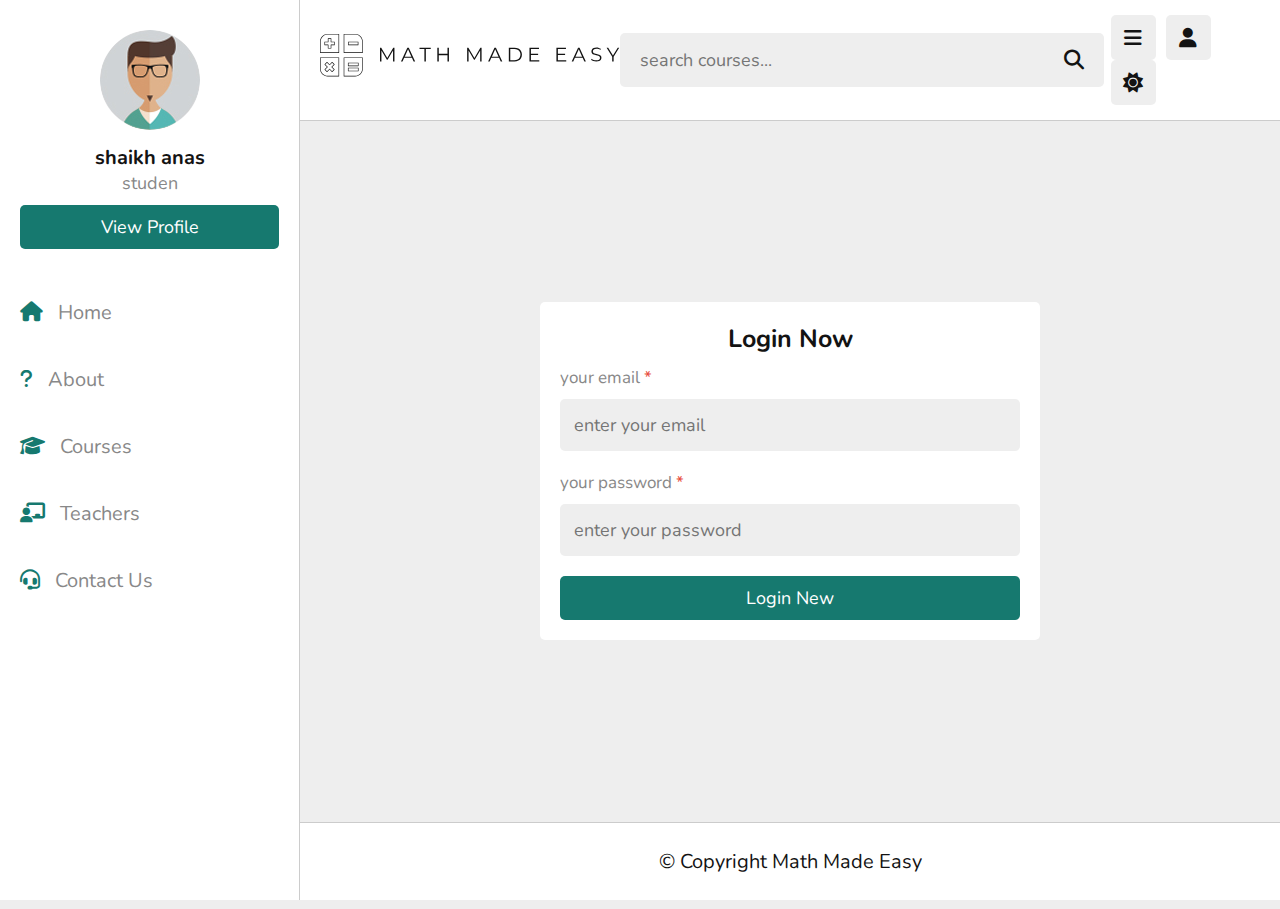
<file: login.html>
<!DOCTYPE html>
<html lang="en">
<head>
   <meta charset="UTF-8">
   <meta http-equiv="X-UA-Compatible" content="IE=edge">
   <meta name="viewport" content="width=device-width, initial-scale=1.0">
   <title>Login</title>

   <!-- font awesome cdn link  -->
   <link rel="stylesheet" href="https://cdnjs.cloudflare.com/ajax/libs/font-awesome/6.1.2/css/all.min.css">

   <!-- custom css file link  -->
   <link rel="stylesheet" href="css/style.css">

</head>
<body>

<header class="header">
   
   <section class="flex">

      <a href="home.html" class="logo"><img src = "images\logo\logo.svg" width = '300'></a>

      <form action="search.html" method="post" class="search-form">
         <input type="text" name="search_box" required placeholder="search courses..." maxlength="100">
         <button type="submit" class="fas fa-search"></button>
      </form>

      <div class="icons">
         <div id="menu-btn" class="fas fa-bars"></div>
         <div id="search-btn" class="fas fa-search"></div>
         <div id="user-btn" class="fas fa-user"></div>
         <div id="toggle-btn" class="fas fa-sun"></div>
      </div>

      <div class="profile">
         <img src="images/pic-1.jpg" class="image" alt="">
         <h3 class="name">John Doe</h3>
         <p class="role">Student</p>
         <a href="profile.html" class="btn">view profile</a>
         <div class="flex-btn">
            <a href="login.html" class="option-btn">Login</a>
            <a href="register.html" class="option-btn">Register</a>
         </div>
      </div>

   </section>

</header>   

<div class="side-bar">

   <div id="close-btn">
      <i class="fas fa-times"></i>
   </div>

   <div class="profile">
      <img src="images/pic-1.jpg" class="image" alt="">
      <h3 class="name">shaikh anas</h3>
      <p class="role">studen</p>
      <a href="profile.html" class="btn">view profile</a>
   </div>

   <nav class="navbar">
      <a href="home.html"><i class="fas fa-home"></i><span>Home</span></a>
      <a href="about.html"><i class="fas fa-question"></i><span>About</span></a>
      <a href="courses.html"><i class="fas fa-graduation-cap"></i><span>Courses</span></a>
      <a href="teachers.html"><i class="fas fa-chalkboard-user"></i><span>Teachers</span></a>
      <a href="contact.html"><i class="fas fa-headset"></i><span>Contact Us</span></a>
   </nav>

</div>

<section class="form-container">

   <form action="" method="post" enctype="multipart/form-data">
      <h3>login now</h3>
      <p>your email <span>*</span></p>
      <input type="email" name="email" placeholder="enter your email" required maxlength="50" class="box">
      <p>your password <span>*</span></p>
      <input type="password" name="pass" placeholder="enter your password" required maxlength="20" class="box">
      <input type="submit" value="login new" name="submit" class="btn">
   </form>

</section>















<footer class="footer">

   &copy; Copyright Math Made Easy

</footer>

<!-- custom js file link  -->
<script src="js/script.js"></script>

   
</body>
</html>
</file>
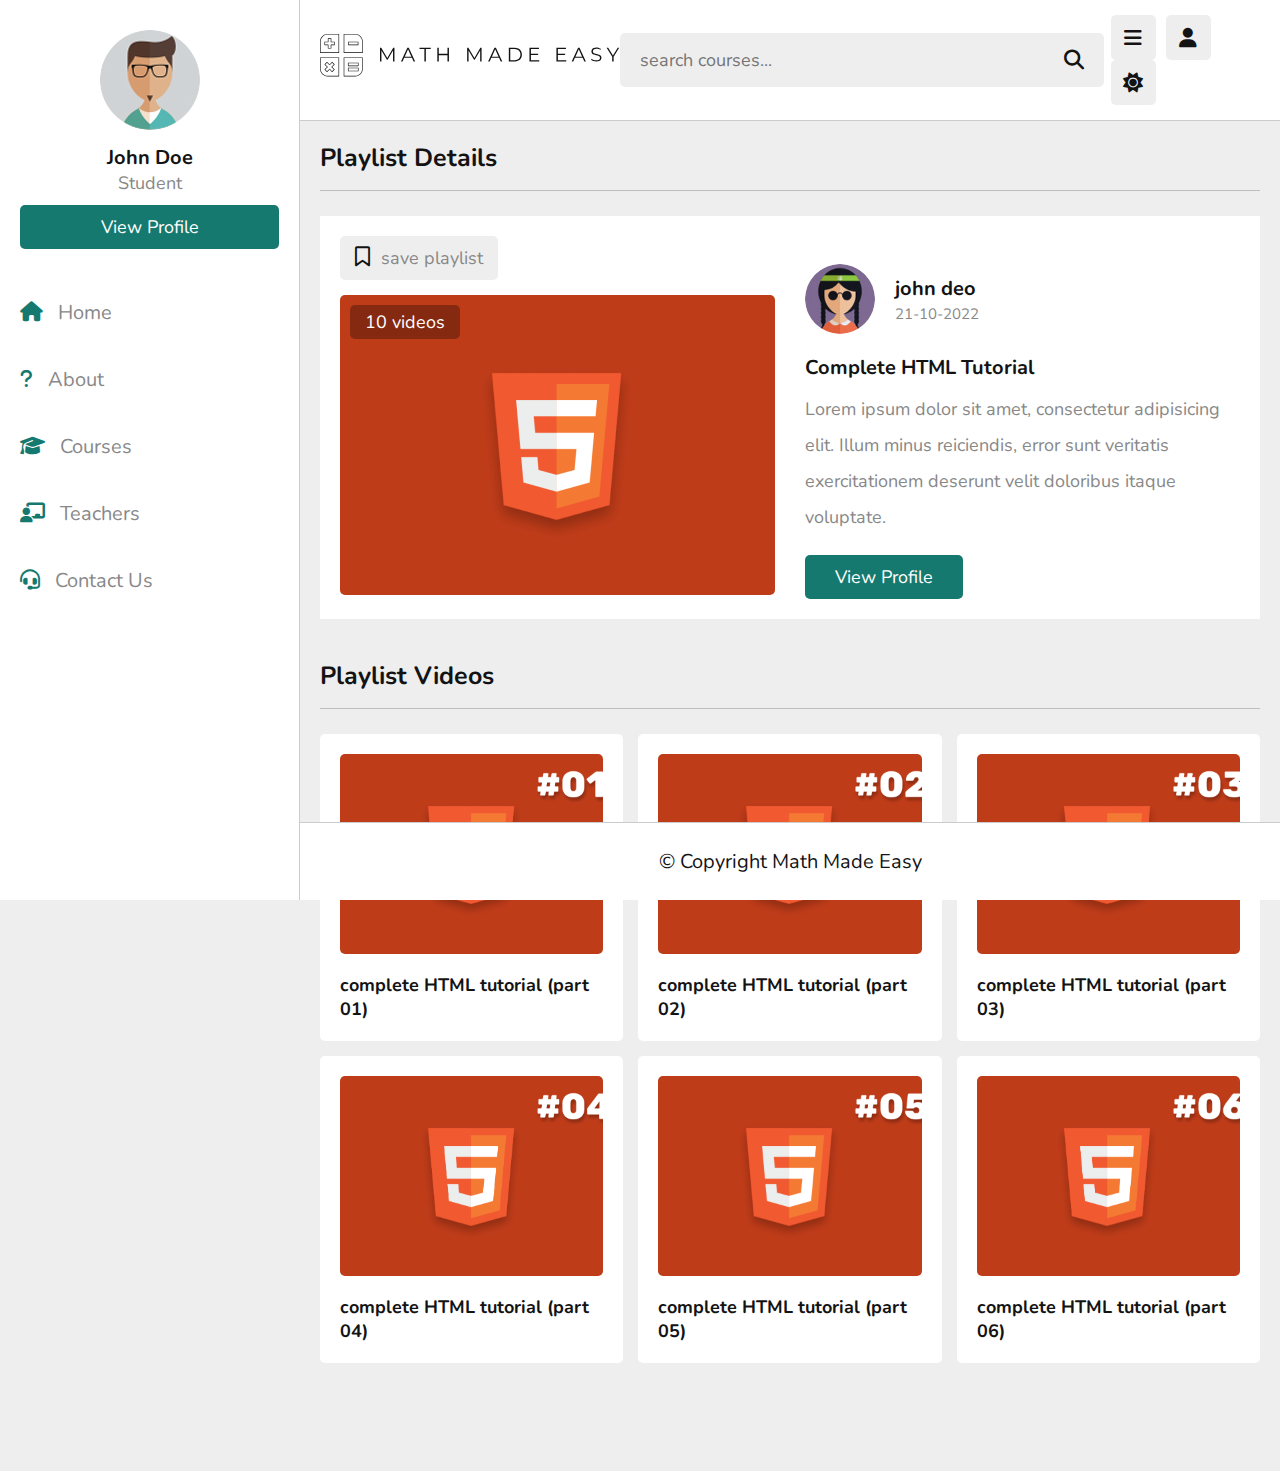
<file: playlist.html>
<!DOCTYPE html>
<html lang="en">
<head>
   <meta charset="UTF-8">
   <meta http-equiv="X-UA-Compatible" content="IE=edge">
   <meta name="viewport" content="width=device-width, initial-scale=1.0">
   <title>Video Playlist</title>

   <!-- font awesome cdn link  -->
   <link rel="stylesheet" href="https://cdnjs.cloudflare.com/ajax/libs/font-awesome/6.1.2/css/all.min.css">

   <!-- custom css file link  -->
   <link rel="stylesheet" href="css/style.css">

</head>
<body>

<header class="header">
   
   <section class="flex">

      <a href="home.html" class="logo"><img src = "images\logo\logo.svg" width = '300'></a>

      <form action="search.html" method="post" class="search-form">
         <input type="text" name="search_box" required placeholder="search courses..." maxlength="100">
         <button type="submit" class="fas fa-search"></button>
      </form>

      <div class="icons">
         <div id="menu-btn" class="fas fa-bars"></div>
         <div id="search-btn" class="fas fa-search"></div>
         <div id="user-btn" class="fas fa-user"></div>
         <div id="toggle-btn" class="fas fa-sun"></div>
      </div>

      <div class="profile">
         <img src="images/pic-1.jpg" class="image" alt="">
         <h3 class="name">John Doe Student</h3>
         <p class="role">studen</p>
         <a href="profile.html" class="btn">view profile</a>
         <div class="flex-btn">
            <a href="login.html" class="option-btn">login</a>
            <a href="register.html" class="option-btn">register</a>
         </div>
      </div>

   </section>

</header>   

<div class="side-bar">

   <div id="close-btn">
      <i class="fas fa-times"></i>
   </div>

   <div class="profile">
      <img src="images/pic-1.jpg" class="image" alt="">
      <h3 class="name">John Doe</h3>
      <p class="role">Student</p>
      <a href="profile.html" class="btn">view profile</a>
   </div>

   <nav class="navbar">
      <a href="home.html"><i class="fas fa-home"></i><span>Home</span></a>
      <a href="about.html"><i class="fas fa-question"></i><span>About</span></a>
      <a href="courses.html"><i class="fas fa-graduation-cap"></i><span>Courses</span></a>
      <a href="teachers.html"><i class="fas fa-chalkboard-user"></i><span>Teachers</span></a>
      <a href="contact.html"><i class="fas fa-headset"></i><span>Contact Us</span></a>
   </nav>

</div>

<section class="playlist-details">

   <h1 class="heading">playlist details</h1>

   <div class="row">

      <div class="column">
         <form action="" method="post" class="save-playlist">
            <button type="submit"><i class="far fa-bookmark"></i> <span>save playlist</span></button>
         </form>
   
         <div class="thumb">
            <img src="images/thumb-1.png" alt="">
            <span>10 videos</span>
         </div>
      </div>
      <div class="column">
         <div class="tutor">
            <img src="images/pic-2.jpg" alt="">
            <div>
               <h3>john deo</h3>
               <span>21-10-2022</span>
            </div>
         </div>
   
         <div class="details">
            <h3>complete HTML tutorial</h3>
            <p>Lorem ipsum dolor sit amet, consectetur adipisicing elit. Illum minus reiciendis, error sunt veritatis exercitationem deserunt velit doloribus itaque voluptate.</p>
            <a href="teacher_profile.html" class="inline-btn">view profile</a>
         </div>
      </div>
   </div>

</section>

<section class="playlist-videos">

   <h1 class="heading">playlist videos</h1>

   <div class="box-container">

      <a class="box" href="watch-video.html">
         <i class="fas fa-play"></i>
         <img src="images/post-1-1.png" alt="">
         <h3>complete HTML tutorial (part 01)</h3>
      </a>

      <a class="box" href="watch-video.html">
         <i class="fas fa-play"></i>
         <img src="images/post-1-2.png" alt="">
         <h3>complete HTML tutorial (part 02)</h3>
      </a>

      <a class="box" href="watch-video.html">
         <i class="fas fa-play"></i>
         <img src="images/post-1-3.png" alt="">
         <h3>complete HTML tutorial (part 03)</h3>
      </a>

      <a class="box" href="watch-video.html">
         <i class="fas fa-play"></i>
         <img src="images/post-1-4.png" alt="">
         <h3>complete HTML tutorial (part 04)</h3>
      </a>

      <a class="box" href="watch-video.html">
         <i class="fas fa-play"></i>
         <img src="images/post-1-5.png" alt="">
         <h3>complete HTML tutorial (part 05)</h3>
      </a>

      <a class="box" href="watch-video.html">
         <i class="fas fa-play"></i>
         <img src="images/post-1-6.png" alt="">
         <h3>complete HTML tutorial (part 06)</h3>
      </a>

   </div>

</section>













<footer class="footer">

   &copy; Copyright Math Made Easy

</footer>

<!-- custom js file link  -->
<script src="js/script.js"></script>

   
</body>
</html>
</file>
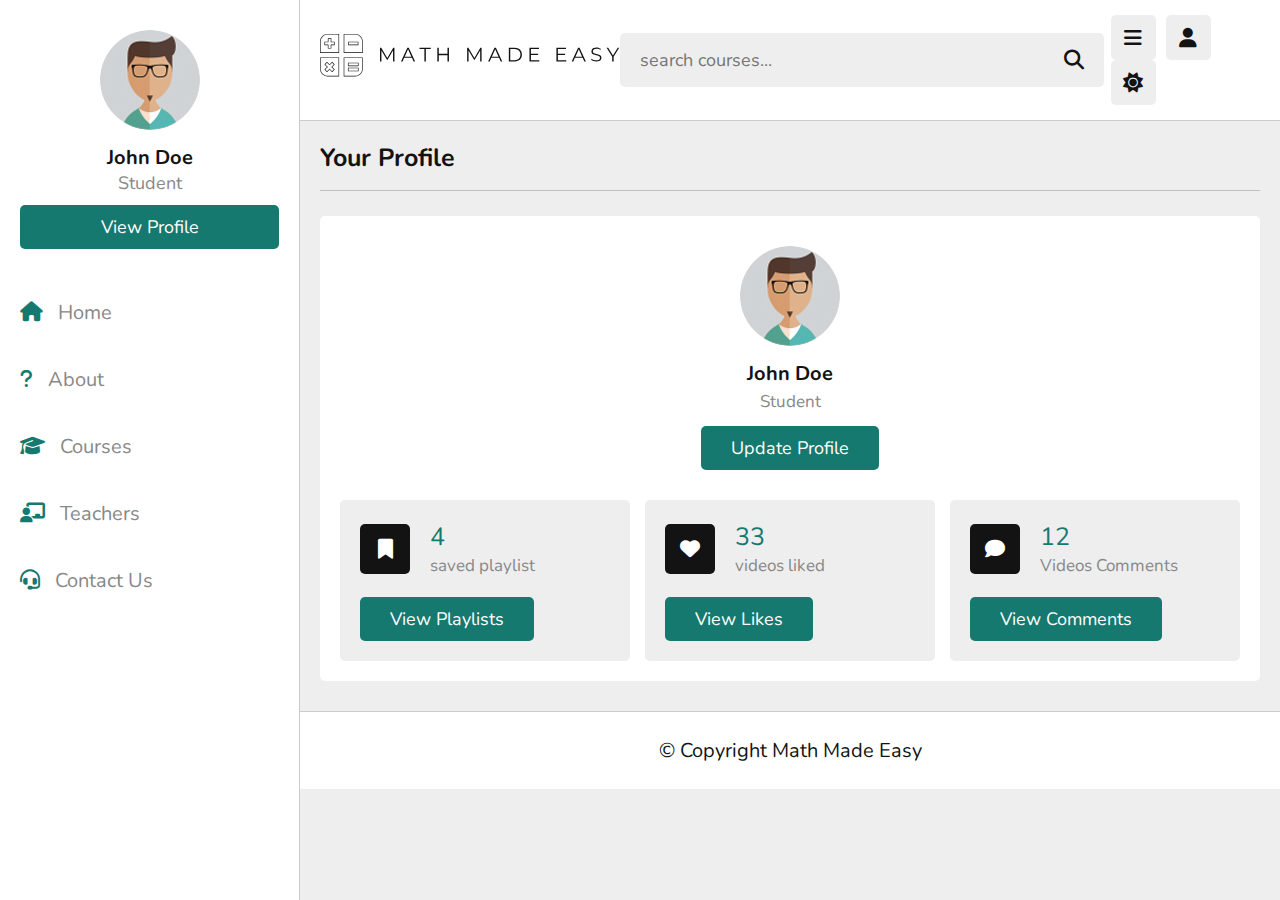
<file: profile.html>
<!DOCTYPE html>
<html lang="en">
<head>
   <meta charset="UTF-8">
   <meta http-equiv="X-UA-Compatible" content="IE=edge">
   <meta name="viewport" content="width=device-width, initial-scale=1.0">
   <title>Profile</title>

   <!-- font awesome cdn link  -->
   <link rel="stylesheet" href="https://cdnjs.cloudflare.com/ajax/libs/font-awesome/6.1.2/css/all.min.css">

   <!-- custom css file link  -->
   <link rel="stylesheet" href="css/style.css">

</head>
<body>

<header class="header">
   
   <section class="flex">

      <a href="home.html" class="logo"><img src = "images\logo\logo.svg" width = '300'></a>

      <form action="search.html" method="post" class="search-form">
         <input type="text" name="search_box" required placeholder="search courses..." maxlength="100">
         <button type="submit" class="fas fa-search"></button>
      </form>

      <div class="icons">
         <div id="menu-btn" class="fas fa-bars"></div>
         <div id="search-btn" class="fas fa-search"></div>
         <div id="user-btn" class="fas fa-user"></div>
         <div id="toggle-btn" class="fas fa-sun"></div>
      </div>

      <div class="profile">
         <img src="images/pic-1.jpg" class="image" alt="">
         <h3 class="name">Shaikh Anas</h3>
         <p class="role">Student</p>
         <a href="profile.html" class="btn">View Profile</a>
         <div class="flex-btn">
            <a href="login.html" class="option-btn">Login</a>
            <a href="register.html" class="option-btn">Register</a>
         </div>
      </div>

   </section>

</header>   

<div class="side-bar">

   <div id="close-btn">
      <i class="fas fa-times"></i>
   </div>

   <div class="profile">
      <img src="images/pic-1.jpg" class="image" alt="">
      <h3 class="name">John Doe</h3>
      <p class="role">Student</p>
      <a href="profile.html" class="btn">View Profile</a>
   </div>

   <nav class="navbar">
      <a href="home.html"><i class="fas fa-home"></i><span>Home</span></a>
      <a href="about.html"><i class="fas fa-question"></i><span>About</span></a>
      <a href="courses.html"><i class="fas fa-graduation-cap"></i><span>Courses</span></a>
      <a href="teachers.html"><i class="fas fa-chalkboard-user"></i><span>Teachers</span></a>
      <a href="contact.html"><i class="fas fa-headset"></i><span>Contact Us</span></a>
   </nav>

</div>

<section class="user-profile">

   <h1 class="heading">Your Profile</h1>

   <div class="info">

      <div class="user">
         <img src="images/pic-1.jpg" alt="">
         <h3>John Doe</h3>
         <p>Student</p>
         <a href="update.html" class="inline-btn">update profile</a>
      </div>
   
      <div class="box-container">
   
         <div class="box">
            <div class="flex">
               <i class="fas fa-bookmark"></i>
               <div>
                  <span>4</span>
                  <p>saved playlist</p>
               </div>
            </div>
            <a href="#" class="inline-btn">view playlists</a>
         </div>
   
         <div class="box">
            <div class="flex">
               <i class="fas fa-heart"></i>
               <div>
                  <span>33</span>
                  <p>videos liked</p>
               </div>
            </div>
            <a href="#" class="inline-btn">View Likes</a>
         </div>
   
         <div class="box">
            <div class="flex">
               <i class="fas fa-comment"></i>
               <div>
                  <span>12</span>
                  <p>Videos Comments</p>
               </div>
            </div>
            <a href="#" class="inline-btn">View Comments</a>
         </div>
   
      </div>
   </div>

</section>














<footer class="footer">

   &copy; Copyright Math Made Easy

</footer>

<!-- custom js file link  -->
<script src="js/script.js"></script>

   
</body>
</html>
</file>
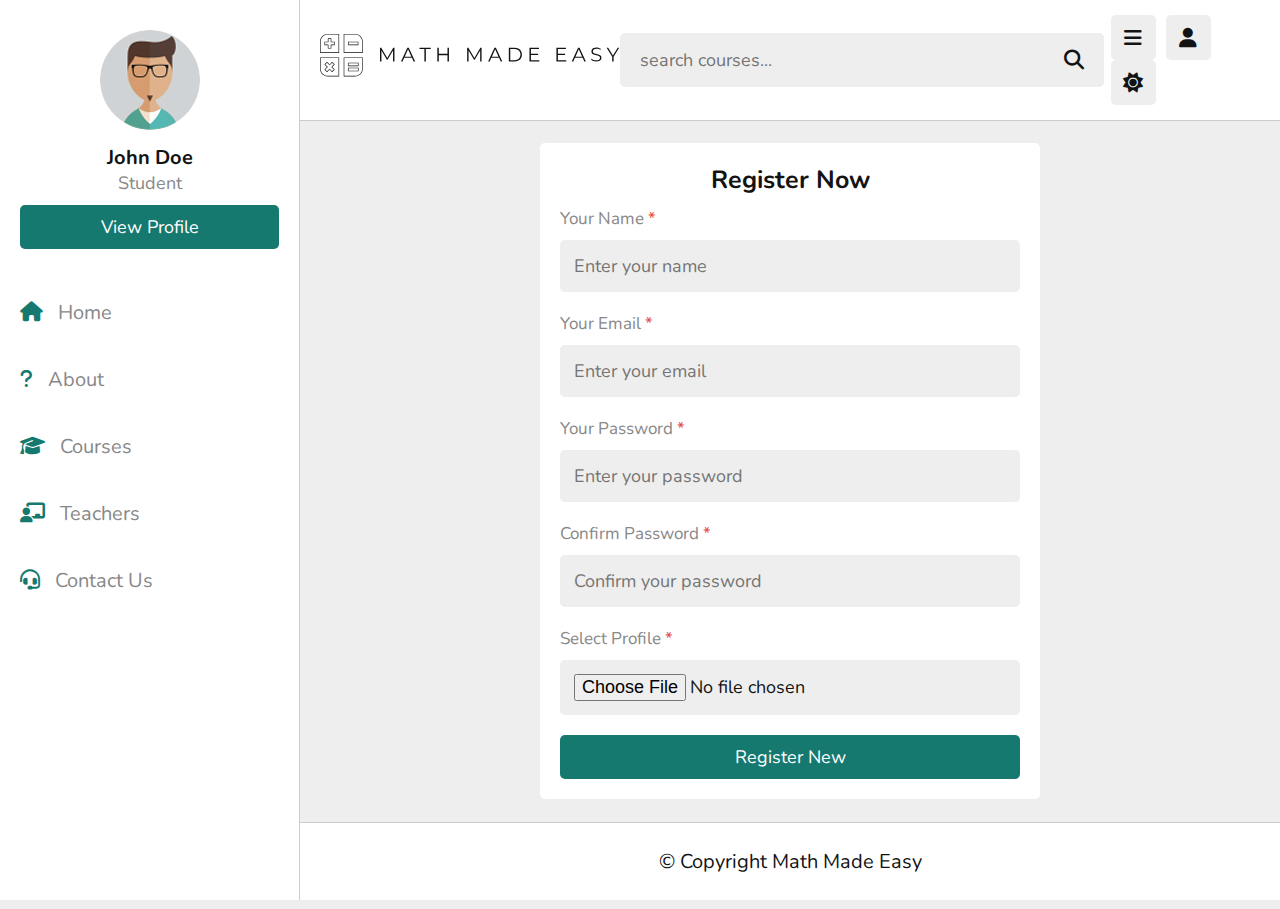
<file: register.html>
<!DOCTYPE html>
<html lang="en">
<head>
   <meta charset="UTF-8">
   <meta http-equiv="X-UA-Compatible" content="IE=edge">
   <meta name="viewport" content="width=device-width, initial-scale=1.0">
   <title>Register</title>

   <!-- font awesome cdn link  -->
   <link rel="stylesheet" href="https://cdnjs.cloudflare.com/ajax/libs/font-awesome/6.1.2/css/all.min.css">

   <!-- custom css file link  -->
   <link rel="stylesheet" href="css/style.css">

</head>
<body>

<header class="header">
   
   <section class="flex">

      <a href="home.html" class="logo"><img src = "images\logo\logo.svg" width = '300'></a>

      <form action="search.html" method="post" class="search-form">
         <input type="text" name="search_box" required placeholder="search courses..." maxlength="100">
         <button type="submit" class="fas fa-search"></button>
      </form>

      <div class="icons">
         <div id="menu-btn" class="fas fa-bars"></div>
         <div id="search-btn" class="fas fa-search"></div>
         <div id="user-btn" class="fas fa-user"></div>
         <div id="toggle-btn" class="fas fa-sun"></div>
      </div>

      <div class="profile">
         <img src="images/pic-1.jpg" class="image" alt="">
         <h3 class="name">John Doe</h3>
         <p class="role">Student</p>
         <a href="profile.html" class="btn">view profile</a>
         <div class="flex-btn">
            <a href="login.html" class="option-btn">login</a>
            <a href="register.html" class="option-btn">register</a>
         </div>
      </div>

   </section>

</header>   

<div class="side-bar">

   <div id="close-btn">
      <i class="fas fa-times"></i>
   </div>

   <div class="profile">
      <img src="images/pic-1.jpg" class="image" alt="">
      <h3 class="name">John Doe</h3>
      <p class="role">Student</p>
      <a href="profile.html" class="btn">view profile</a>
   </div>

   <nav class="navbar">
      <a href="home.html"><i class="fas fa-home"></i><span>Home</span></a>
      <a href="about.html"><i class="fas fa-question"></i><span>About</span></a>
      <a href="courses.html"><i class="fas fa-graduation-cap"></i><span>Courses</span></a>
      <a href="teachers.html"><i class="fas fa-chalkboard-user"></i><span>Teachers</span></a>
      <a href="contact.html"><i class="fas fa-headset"></i><span>Contact Us</span></a>
   </nav>

</div>

<section class="form-container">

   <form action="" method="post" enctype="multipart/form-data">
      <h3>register now</h3>
      <p>Your Name <span>*</span></p>
      <input type="text" name="Name" placeholder="Enter your name" required maxlength="50" class="box">
      <p>Your Email <span>*</span></p>
      <input type="email" name="Email" placeholder="Enter your email" required maxlength="50" class="box">
      <p>Your Password <span>*</span></p>
      <input type="password" name="pass" placeholder="Enter your password" required maxlength="20" class="box">
      <p>Confirm Password <span>*</span></p>
      <input type="password" name="c_pass" placeholder="Confirm your password" required maxlength="20" class="box">
      <p>Select Profile <span>*</span></p>
      <input type="file" accept="image/*" required class="box">
      <input type="submit" value="register new" name="submit" class="btn">
   </form>

</section>















<footer class="footer">

   &copy; Copyright Math Made Easy

</footer>

<!-- custom js file link  -->
<script src="js/script.js"></script>

   
</body>
</html>
</file>
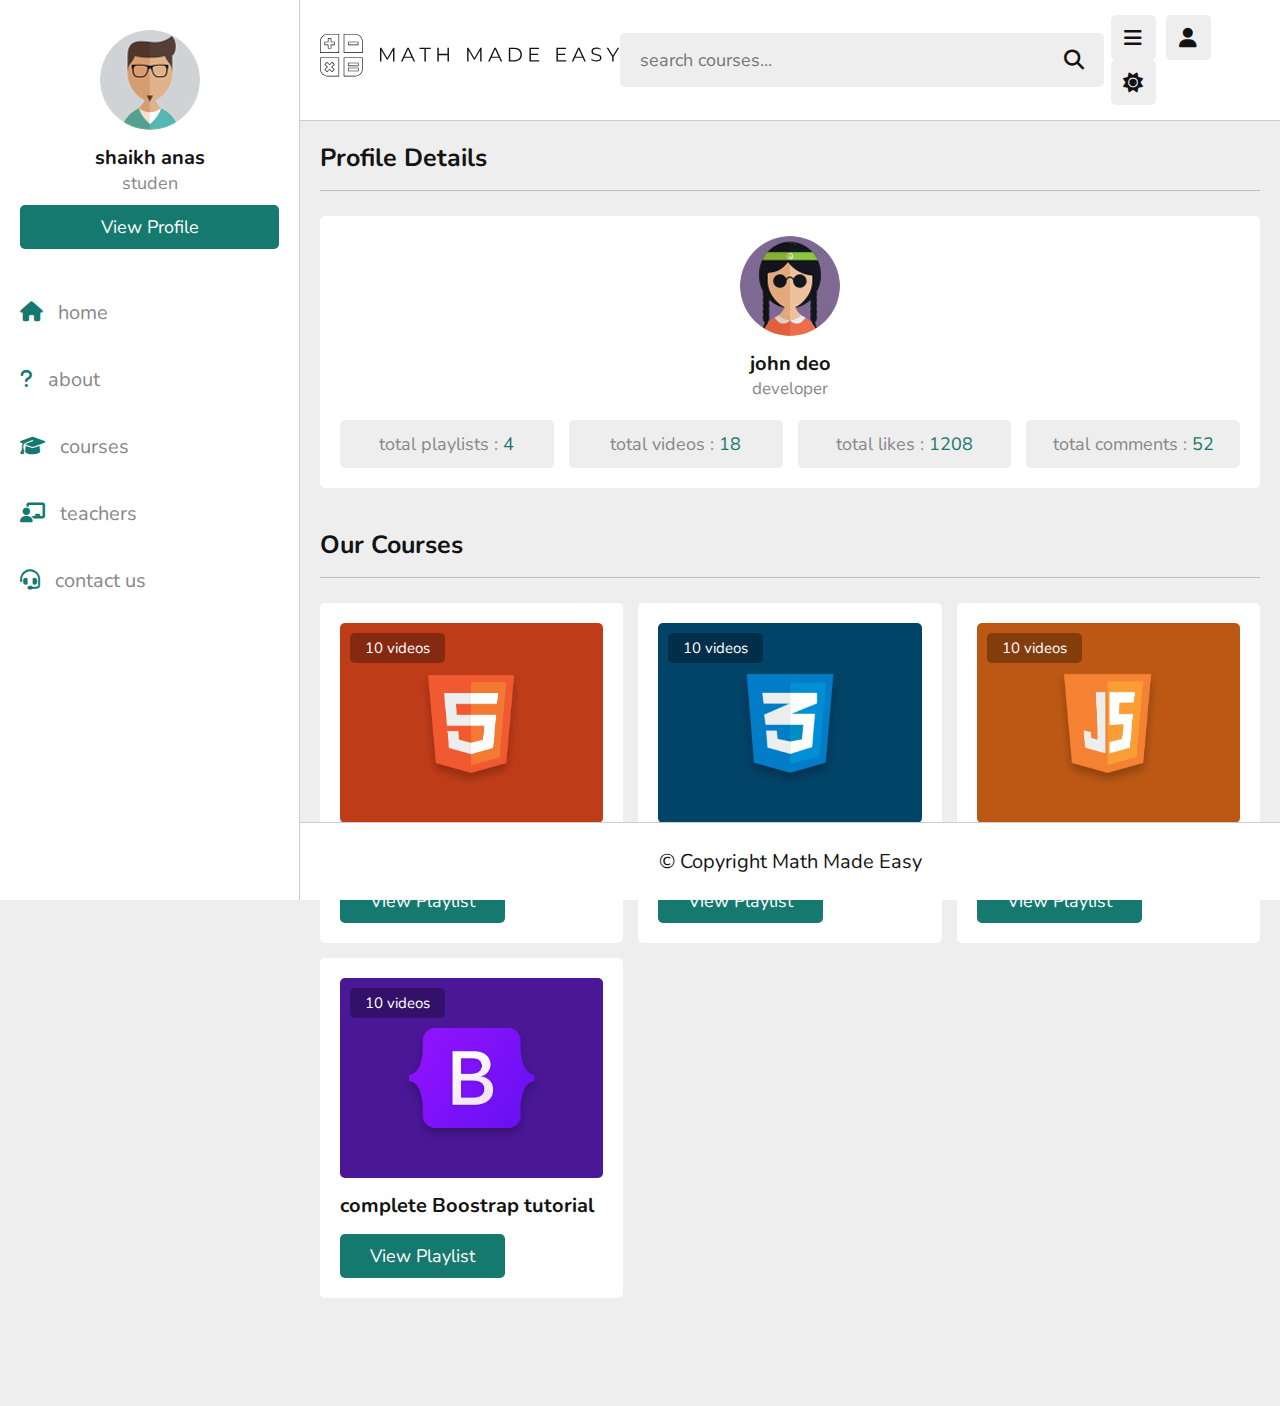
<file: teacher_profile.html>
<!DOCTYPE html>
<html lang="en">
<head>
   <meta charset="UTF-8">
   <meta http-equiv="X-UA-Compatible" content="IE=edge">
   <meta name="viewport" content="width=device-width, initial-scale=1.0">
   <title>Tutor Profile</title>

   <!-- font awesome cdn link  -->
   <link rel="stylesheet" href="https://cdnjs.cloudflare.com/ajax/libs/font-awesome/6.1.2/css/all.min.css">

   <!-- custom css file link  -->
   <link rel="stylesheet" href="css/style.css">

</head>
<body>

<header class="header">
   
   <section class="flex">

      <a href="home.html" class="logo"><img src = "images\logo\logo.svg" width = '300'></a>

      <form action="search.html" method="post" class="search-form">
         <input type="text" name="search_box" required placeholder="search courses..." maxlength="100">
         <button type="submit" class="fas fa-search"></button>
      </form>

      <div class="icons">
         <div id="menu-btn" class="fas fa-bars"></div>
         <div id="search-btn" class="fas fa-search"></div>
         <div id="user-btn" class="fas fa-user"></div>
         <div id="toggle-btn" class="fas fa-sun"></div>
      </div>

      <div class="profile">
         <img src="images/pic-1.jpg" class="image" alt="">
         <h3 class="name">shaikh anas</h3>
         <p class="role">studen</p>
         <a href="profile.html" class="btn">view profile</a>
         <div class="flex-btn">
            <a href="login.html" class="option-btn">login</a>
            <a href="register.html" class="option-btn">register</a>
         </div>
      </div>

   </section>

</header>   

<div class="side-bar">

   <div id="close-btn">
      <i class="fas fa-times"></i>
   </div>

   <div class="profile">
      <img src="images/pic-1.jpg" class="image" alt="">
      <h3 class="name">shaikh anas</h3>
      <p class="role">studen</p>
      <a href="profile.html" class="btn">view profile</a>
   </div>

   <nav class="navbar">
      <a href="home.html"><i class="fas fa-home"></i><span>home</span></a>
      <a href="about.html"><i class="fas fa-question"></i><span>about</span></a>
      <a href="courses.html"><i class="fas fa-graduation-cap"></i><span>courses</span></a>
      <a href="teachers.html"><i class="fas fa-chalkboard-user"></i><span>teachers</span></a>
      <a href="contact.html"><i class="fas fa-headset"></i><span>contact us</span></a>
   </nav>

</div>

<section class="teacher-profile">

   <h1 class="heading">profile details</h1>

   <div class="details">
      <div class="tutor">
         <img src="images/pic-2.jpg" alt="">
         <h3>john deo</h3>
         <span>developer</span>
      </div>
      <div class="flex">
         <p>total playlists : <span>4</span></p>
         <p>total videos : <span>18</span></p>
         <p>total likes : <span>1208</span></p>
         <p>total comments : <span>52</span></p>
      </div>
   </div>

</section>

<section class="courses">

   <h1 class="heading">our courses</h1>

   <div class="box-container">

      <div class="box">
         <div class="thumb">
            <img src="images/thumb-1.png" alt="">
            <span>10 videos</span>
         </div>
         <h3 class="title">complete HTML tutorial</h3>
         <a href="playlist.html" class="inline-btn">view playlist</a>
      </div>

      <div class="box">
         <div class="thumb">
            <img src="images/thumb-2.png" alt="">
            <span>10 videos</span>
         </div>
         <h3 class="title">complete CSS tutorial</h3>
         <a href="playlist.html" class="inline-btn">view playlist</a>
      </div>

      <div class="box">
         <div class="thumb">
            <img src="images/thumb-3.png" alt="">
            <span>10 videos</span>
         </div>
         <h3 class="title">complete javascript tutorial</h3>
         <a href="playlist.html" class="inline-btn">view playlist</a>
      </div>

      <div class="box">
         <div class="thumb">
            <img src="images/thumb-4.png" alt="">
            <span>10 videos</span>
         </div>
         <h3 class="title">complete Boostrap tutorial</h3>
         <a href="playlist.html" class="inline-btn">view playlist</a>
      </div>

   </div>

</section>












<footer class="footer">

   &copy; Copyright Math Made Easy

</footer>

<!-- custom js file link  -->
<script src="js/script.js"></script>

   
</body>
</html>
</file>
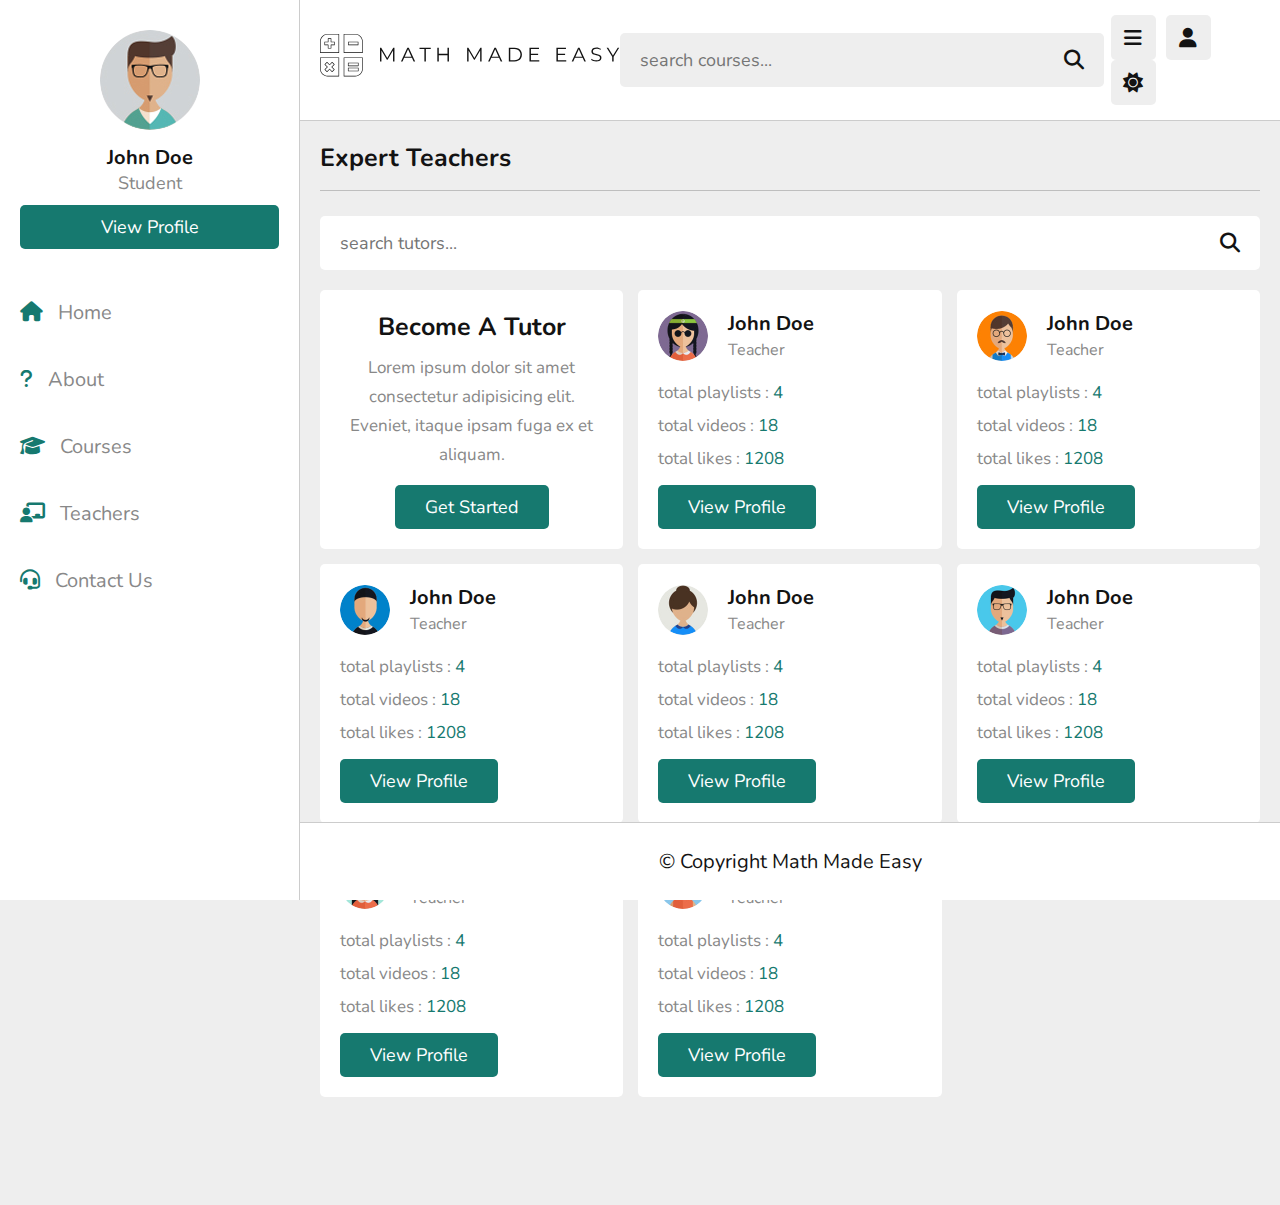
<file: teachers.html>
<!DOCTYPE html>
<html lang="en">
<head>
   <meta charset="UTF-8">
   <meta http-equiv="X-UA-Compatible" content="IE=edge">
   <meta name="viewport" content="width=device-width, initial-scale=1.0">
   <title>Teachers</title>

   <!-- font awesome cdn link  -->
   <link rel="stylesheet" href="https://cdnjs.cloudflare.com/ajax/libs/font-awesome/6.1.2/css/all.min.css">

   <!-- custom css file link  -->
   <link rel="stylesheet" href="css/style.css">

</head>
<body>

<header class="header">
   
   <section class="flex">

      <a href="home.html" class="logo"><img src = "images\logo\logo.svg" width = '300'></a>

      <form action="search.html" method="post" class="search-form">
         <input type="text" name="search_box" required placeholder="search courses..." maxlength="100">
         <button type="submit" class="fas fa-search"></button>
      </form>

      <div class="icons">
         <div id="menu-btn" class="fas fa-bars"></div>
         <div id="search-btn" class="fas fa-search"></div>
         <div id="user-btn" class="fas fa-user"></div>
         <div id="toggle-btn" class="fas fa-sun"></div>
      </div>

      <div class="profile">
         <img src="images/pic-1.jpg" class="image" alt="">
         <h3 class="name">shaikh anas</h3>
         <p class="role">studen</p>
         <a href="profile.html" class="btn">view profile</a>
         <div class="flex-btn">
            <a href="login.html" class="option-btn">login</a>
            <a href="register.html" class="option-btn">register</a>
         </div>
      </div>

   </section>

</header>   

<div class="side-bar">

   <div id="close-btn">
      <i class="fas fa-times"></i>
   </div>

   <div class="profile">
      <img src="images/pic-1.jpg" class="image" alt="">
      <h3 class="name">John Doe</h3>
      <p class="role">Student</p>
      <a href="profile.html" class="btn">view profile</a>
   </div>

   <nav class="navbar">
      <a href="home.html"><i class="fas fa-home"></i><span>Home</span></a>
      <a href="about.html"><i class="fas fa-question"></i><span>About</span></a>
      <a href="courses.html"><i class="fas fa-graduation-cap"></i><span>Courses</span></a>
      <a href="teachers.html"><i class="fas fa-chalkboard-user"></i><span>Teachers</span></a>
      <a href="contact.html"><i class="fas fa-headset"></i><span>Contact Us</span></a>
   </nav>

</div>

<section class="teachers">

   <h1 class="heading">expert teachers</h1>

   <form action="" method="post" class="search-tutor">
      <input type="text" name="search_box" placeholder="search tutors..." required maxlength="100">
      <button type="submit" class="fas fa-search" name="search_tutor"></button>
   </form>

   <div class="box-container">

      <div class="box offer">
         <h3>become a tutor</h3>
         <p>Lorem ipsum dolor sit amet consectetur adipisicing elit. Eveniet, itaque ipsam fuga ex et aliquam.</p>
         <a href="register.html" class="inline-btn">get started</a>
      </div>

      <div class="box">
         <div class="tutor">
            <img src="images/pic-2.jpg" alt="">
            <div>
               <h3>John Doe</h3>
               <span>Teacher</span>
            </div>
         </div>
         <p>total playlists : <span>4</span></p>
         <p>total videos : <span>18</span></p>
         <p>total likes : <span>1208</span></p>
         <a href="teacher_profile.html" class="inline-btn">view profile</a>
      </div>

      <div class="box">
         <div class="tutor">
            <img src="images/pic-3.jpg" alt="">
            <div>
               <h3>John Doe</h3>
               <span>Teacher</span>
            </div>
         </div>
         <p>total playlists : <span>4</span></p>
         <p>total videos : <span>18</span></p>
         <p>total likes : <span>1208</span></p>
         <a href="teacher_profile.html" class="inline-btn">view profile</a>
      </div>

      <div class="box">
         <div class="tutor">
            <img src="images/pic-4.jpg" alt="">
            <div>
               <h3>John Doe</h3>
               <span>Teacher</span>
            </div>
         </div>
         <p>total playlists : <span>4</span></p>
         <p>total videos : <span>18</span></p>
         <p>total likes : <span>1208</span></p>
         <a href="teacher_profile.html" class="inline-btn">view profile</a>
      </div>

      <div class="box">
         <div class="tutor">
            <img src="images/pic-5.jpg" alt="">
            <div>
               <h3>John Doe</h3>
               <span>Teacher</span>
            </div>
         </div>
         <p>total playlists : <span>4</span></p>
         <p>total videos : <span>18</span></p>
         <p>total likes : <span>1208</span></p>
         <a href="teacher_profile.html" class="inline-btn">view profile</a>
      </div>

      <div class="box">
         <div class="tutor">
            <img src="images/pic-6.jpg" alt="">
            <div>
               <h3>John Doe</h3>
               <span>Teacher</span>
            </div>
         </div>
         <p>total playlists : <span>4</span></p>
         <p>total videos : <span>18</span></p>
         <p>total likes : <span>1208</span></p>
         <a href="teacher_profile.html" class="inline-btn">view profile</a>
      </div>

      <div class="box">
         <div class="tutor">
            <img src="images/pic-7.jpg" alt="">
            <div>
               <h3>John Doe</h3>
               <span>Teacher</span>
            </div>
         </div>
         <p>total playlists : <span>4</span></p>
         <p>total videos : <span>18</span></p>
         <p>total likes : <span>1208</span></p>
         <a href="teacher_profile.html" class="inline-btn">view profile</a>
      </div>

      <div class="box">
         <div class="tutor">
            <img src="images/pic-8.jpg" alt="">
            <div>
               <h3>John Doe</h3>
               <span>Teacher</span>
            </div>
         </div>
         <p>total playlists : <span>4</span></p>
         <p>total videos : <span>18</span></p>
         <p>total likes : <span>1208</span></p>
         <a href="teacher_profile.html" class="inline-btn">view profile</a>
      </div>

   </div>

</section>














<footer class="footer">

   &copy; Copyright Math Made Easy

</footer>

<!-- custom js file link  -->
<script src="js/script.js"></script>

   
</body>
</html>
</file>
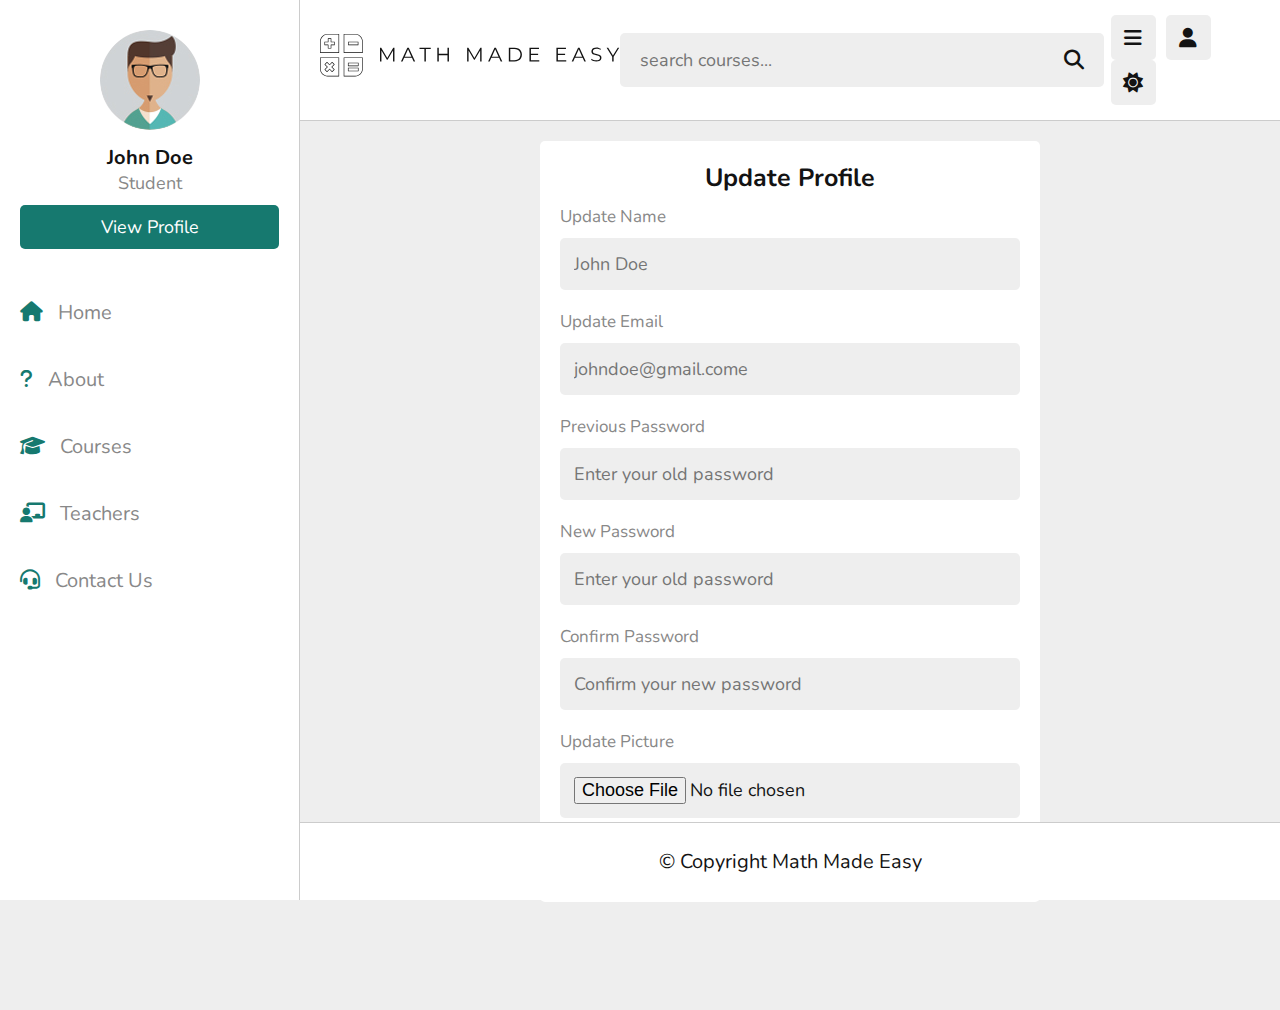
<file: update.html>
<!DOCTYPE html>
<html lang="en">
<head>
   <meta charset="UTF-8">
   <meta http-equiv="X-UA-Compatible" content="IE=edge">
   <meta name="viewport" content="width=device-width, initial-scale=1.0">
   <title>Update</title>

   <!-- font awesome cdn link  -->
   <link rel="stylesheet" href="https://cdnjs.cloudflare.com/ajax/libs/font-awesome/6.1.2/css/all.min.css">

   <!-- custom css file link  -->
   <link rel="stylesheet" href="css/style.css">

</head>
<body>

<header class="header">
   
   <section class="flex">

      <a href="home.html" class="logo"><img src = "images\logo\logo.svg" width = '300'></a>

      <form action="search.html" method="post" class="search-form">
         <input type="text" name="search_box" required placeholder="search courses..." maxlength="100">
         <button type="submit" class="fas fa-search"></button>
      </form>

      <div class="icons">
         <div id="menu-btn" class="fas fa-bars"></div>
         <div id="search-btn" class="fas fa-search"></div>
         <div id="user-btn" class="fas fa-user"></div>
         <div id="toggle-btn" class="fas fa-sun"></div>
      </div>

      <div class="profile">
         <img src="images/pic-1.jpg" class="image" alt="">
         <h3 class="name">John Doe</h3>
         <p class="role">Student</p>
         <a href="profile.html" class="btn">view profile</a>
         <div class="flex-btn">
            <a href="login.html" class="option-btn">login</a>
            <a href="register.html" class="option-btn">register</a>
         </div>
      </div>

   </section>

</header>   

<div class="side-bar">

   <div id="close-btn">
      <i class="fas fa-times"></i>
   </div>

   <div class="profile">
      <img src="images/pic-1.jpg" class="image" alt="">
      <h3 class="name">John Doe</h3>
      <p class="role">Student</p>
      <a href="profile.html" class="btn">view profile</a>
   </div>

   <nav class="navbar">
      <a href="home.html"><i class="fas fa-home"></i><span>Home</span></a>
      <a href="about.html"><i class="fas fa-question"></i><span>About</span></a>
      <a href="courses.html"><i class="fas fa-graduation-cap"></i><span>Courses</span></a>
      <a href="teachers.html"><i class="fas fa-chalkboard-user"></i><span>Teachers</span></a>
      <a href="contact.html"><i class="fas fa-headset"></i><span>Contact Us</span></a>
   </nav>

</div>

<section class="form-container">

   <form action="" method="post" enctype="multipart/form-data">
      <h3>Update Profile</h3>
      <p>Update Name</p>
      <input type="text" name="name" placeholder="John Doe" maxlength="50" class="box">
      <p>Update Email</p>
      <input type="email" name="email" placeholder="johndoe@gmail.come" maxlength="50" class="box">
      <p>Previous Password</p>
      <input type="password" name="old_pass" placeholder="Enter your old password" maxlength="20" class="box">
      <p>New Password</p>
      <input type="password" name="new_pass" placeholder="Enter your old password" maxlength="20" class="box">
      <p>Confirm Password</p>
      <input type="password" name="c_pass" placeholder="Confirm your new password" maxlength="20" class="box">
      <p>Update Picture</p>
      <input type="file" accept="image/*" class="box">
      <input type="submit" value="update profile" name="submit" class="btn">
   </form>

</section>















<footer class="footer">

   &copy; Copyright Math Made Easy

</footer>

<!-- custom js file link  -->
<script src="js/script.js"></script>

   
</body>
</html>
</file>
<file: css/style.css>
@import url('https://fonts.googleapis.com/css2?family=Nunito:wght@200;300;400;500;600;700&display=swap');

:root{
   --main-color:#16796F;
   --red:#e74c3c;
   --orange:#FFC700;
   --light-color:#888;
   --light-bg:#eee;
   --black:#131313;
   --white:#fff;
   --border:.1rem solid rgba(0,0,0,.2);
}

*{
   font-family: 'Nunito', sans-serif;
   margin:0; padding:0;
   box-sizing: border-box;
   outline: none; border:none;
   text-decoration: none;
}

*::selection{
   background-color: var(--main-color);
   color:#fff;
}

html{
   font-size: 62.5%;
   overflow-x: hidden;
}

html::-webkit-scrollbar{
   width: 1rem;
   height: .5rem;
}

html::-webkit-scrollbar-track{
   background-color: transparent;
}

html::-webkit-scrollbar-thumb{
   background-color: var(--main-color);
}

body{
   background-color: var(--light-bg);
   padding-left: 30rem;
}

body.dark{
   --light-color:#aaa;
   --light-bg:#333;
   --black:#fff;
   --white:#222;
   --border:.1rem solid rgba(255,255,255,.2);
}

body.active{
   padding-left: 0;
}

section{
   padding:2rem;
   margin: 0 auto;
   max-width: 1200px;
}

.heading{
   font-size: 2.5rem;
   color:var(--black);
   margin-bottom: 2.5rem;
   border-bottom: var(--border);
   padding-bottom: 1.5rem;
   text-transform: capitalize;
}

.inline-btn,
.inline-option-btn,
.inline-delete-btn,
.btn,
.delete-btn,
.option-btn{
   border-radius: .5rem;
   color:#fff;
   font-size: 1.8rem;
   cursor: pointer;
   text-transform: capitalize;
   padding:1rem 3rem;
   text-align: center;
   margin-top: 1rem;
}

.btn,
.delete-btn,
.option-btn{
   display: block;
   width: 100%;
}

.inline-btn,
.inline-option-btn,
.inline-delete-btn{
   display: inline-block;
}

.btn,
.inline-btn{
   background-color: var(--main-color);
}

.option-btn,
.inline-option-btn{
   background-color:var(--orange);
}

.delete-btn,
.inline-delete-btn{
   background-color: var(--red);
}

.inline-btn:hover,
.inline-option-btn:hover,
.inline-delete-btn:hover,
.btn:hover,
.delete-btn:hover,
.option-btn:hover{
   background-color: var(--black);
   color: var(--white);
}

.flex-btn{
   display: flex;
   gap: 1rem;
}

.header{
   position: sticky;
   top:0; left:0; right: 0;
   background-color: var(--white);
   z-index: 1000;
   border-bottom: var(--border);
}

.header .flex{
   display: flex;
   align-items: center;
   justify-content: space-between;
   position: relative;
   padding: 1.5rem 2rem;
}

.header .flex .logo{
   font-size: 2.5rem;
   color: var(--black);
}

.header .flex .search-form{
   width: 50rem;
   border-radius: .5rem;
   background-color: var(--light-bg);
   padding:1.5rem 2rem;
   display: flex;
   gap:2rem;

}

.header .flex .search-form input{
   width: 100%;
   font-size: 1.8rem;
   color:var(--black);
   background:none;
}

.header .flex .search-form button{
   background:none;
   font-size: 2rem;
   cursor: pointer;
   color:var(--black);
}

.header .flex .search-form button:hover{
   color: var(--main-color);
}

.header .flex .icons div{
   font-size: 2rem;
   color:var(--black);
   background-color: var(--light-bg);
   border-radius: .5rem;
   height: 4.5rem;
   width: 4.5rem;
   line-height: 4.5rem;
   cursor: pointer;
   text-align: center;
   margin-left: .7rem;
}

.header .flex .icons div:hover{
   background-color: var(--black);
   color:var(--white);
}

.header .flex .profile{
   position: absolute;
   top:120%; right: 2rem;
   background-color: var(--white);
   border-radius: .5rem;
   padding: 1.5rem;
   text-align: center;
   overflow: hidden;
   transform-origin: top right;
   transform: scale(0);
   transition: .2s linear;
   width: 30rem;
}

.header .flex .profile.active{
   transform: scale(1);
}

.header .flex .profile .image{
   height: 10rem;
   width: 10rem;
   border-radius: 50%;
   object-fit: contain;
   margin-bottom: 1rem;
}

.header .flex .profile .name{
   font-size: 2rem;
   color:var(--black);
   overflow: hidden;
   text-overflow: ellipsis;
   white-space: nowrap;
}

.header .flex .profile .role{
   font-size: 1.8rem;
   color: var(--light-color);
}

#search-btn{
   display: none;
}

.side-bar{
   position: fixed;
   top: 0; left: 0;
   width: 30rem;
   background-color: var(--white);
   height: 100vh;
   border-right: var(--border);
   z-index: 1200;
}

.side-bar #close-btn{
   text-align: right;
   padding: 2rem;
   display: none;
}

.side-bar #close-btn i{
   text-align: right;
   font-size: 2.5rem;
   background:var(--red);
   border-radius: .5rem;
   color:var(--white);
   cursor: pointer;
   height: 4.5rem;
   width: 4.5rem;
   line-height: 4.5rem;
   text-align: center;
}

.side-bar #close-btn i:hover{
   background-color: var(--black);
}

.side-bar .profile{
   padding:3rem 2rem;
   text-align: center;
}

.side-bar .profile .image{
   height: 10rem;
   width: 10rem;
   border-radius: 50%;
   object-fit: contain;
   margin-bottom: 1rem;
}

.side-bar .profile .name{
   font-size: 2rem;
   color:var(--black);
   overflow: hidden;
   text-overflow: ellipsis;
   white-space: nowrap;
}

.side-bar .profile .role{
   font-size: 1.8rem;
   color: var(--light-color);
}

.side-bar .navbar a{
   display: block;
   padding: 2rem;
   font-size: 2rem;
}

.side-bar .navbar a i{
   margin-right: 1.5rem;
   color:var(--main-color);
   transition: .2s linear;
}

.side-bar .navbar a span{
   color:var(--light-color);
}

.side-bar .navbar a:hover{
   background-color: var(--light-bg);
}

.side-bar .navbar a:hover i{
   margin-right: 2.5rem;
}

.side-bar.active{
   left: -30rem;
}

.home-grid .box-container{
   display: grid;
   grid-template-columns: repeat(auto-fit, 27.5rem);
   gap:1.5rem;
   justify-content: center;
   align-items: flex-start;
}

.home-grid .box-container .box{
   background-color: var(--white);
   border-radius: .5rem;
   padding:2rem;
}

.home-grid .box-container .box .title{
   font-size: 2rem;
   color: var(--black);
   text-transform: capitalize;
}

.home-grid .box-container .box .flex{
   display: flex;
   flex-wrap: wrap;
   gap: 1.5rem;
   margin-top: 2rem;
}

.home-grid .box-container .flex a{
   background-color: var(--light-bg);
   border-radius: .5rem;
   padding: 1rem 1.5rem;
   font-size: 1.5rem;
}

.home-grid .box-container .flex a i{
   margin-right: 1rem;
   color:var(--black);
}

.home-grid .box-container .flex a span{
   color:var(--light-color);
}

.home-grid .box-container .flex a:hover{
   background-color: var(--black);
}

.home-grid .box-container .flex a:hover span{
   color:var(--white);
}

.home-grid .box-container .flex a:hover i{
   color:var(--white);
}

.home-grid .box-container .tutor{
   padding: 1rem 0;
   font-size: 1.8rem;
   color:var(--light-color);
   line-height: 2;
}

.home-grid .box-container .likes{
   color:var(--light-color);
   font-size: 1.7rem;
   margin-top: 1.5rem;
}

.home-grid .box-container .likes span{
   color:var(--main-color);
}

.about .row{
   display: flex;
   align-items: center;
   flex-wrap: wrap;
   gap:1.5rem;
}

.about .row .image{
   flex: 1 1 40rem;
}

.about .row .image img{
   width: 100%;
   height: 50rem;
}

.about .row .content{
   flex: 1 1 40rem;
}

.about .row .content p{
   font-size: 1.7rem;
   line-height: 2;
   color: var(--light-color);
   padding: 1rem 0;
}

.about .row .content h3{
   font-size: 3rem;
   color:var(--black);
   text-transform: capitalize;
}

.about .box-container{
   display: grid;
   grid-template-columns: repeat(auto-fit, minmax(27rem, 1fr));
   gap:1.5rem;
   justify-content: center;
   align-items: flex-start;
   margin-top: 3rem;
}

.about .box-container .box{
   border-radius: .5rem;
   background-color: var(--white);
   padding: 2rem;
   display: flex;
   align-items: center;
   gap: 2.5rem;
}

.about .box-container .box i{
   font-size: 4rem;
   color: var(--main-color);
}

.about .box-container .box h3{
   font-size: 2.5rem;
   color: var(--black);
   margin-bottom: .3rem;
}

.about .box-container .box p{
   font-size: 1.7rem;
   color:var(--light-color);
}

.reviews .box-container{
   display: grid;
   grid-template-columns: repeat(auto-fit, minmax(30rem, 1fr));
   gap:1.5rem;
   justify-content: center;
   align-items: flex-start;
}

.reviews .box-container .box{
   border-radius: .5rem;
   background-color: var(--white);
   padding: 2rem;
}

.reviews .box-container .box p{
   line-height: 1.7;
   font-size: 1.7rem;
   color: var(--light-color);
}

.reviews .box-container .box .student{
   margin-top: 2rem;
   display: flex;
   align-items: center;
   gap: 1.5rem;
}

.reviews .box-container .box .student img{
   height: 5rem;
   width: 5rem;
   object-fit: cover;
   border-radius: 50%;
}

.reviews .box-container .box .student h3{
   font-size: 2rem;
   color: var(--black);
   margin-bottom: .3rem;
}

.reviews .box-container .box .student .stars{
   font-size: 1.5rem;
   color:var(--orange);
}

.courses .box-container{
   display: grid;
   grid-template-columns: repeat(auto-fit, minmax(30rem, 1fr));
   gap:1.5rem;
   justify-content: center;
   align-items: flex-start;
}

.courses .box-container .box{
   border-radius: .5rem;
   background-color: var(--white);
   padding: 2rem;
}

.courses .box-container .box .tutor{
   display: flex;
   align-items: center;
   gap: 1.5rem;
   margin-bottom: 2.5rem;
}

.courses .box-container .box .tutor img{
   height: 5rem;
   width: 5rem;
   border-radius: 50%;
   object-fit: cover;
}

.courses .box-container .box .tutor h3{
   font-size: 1.8rem;
   color: var(--black);
   margin-bottom: .2rem;
}

.courses .box-container .box .tutor span{
   font-size: 1.3rem;
   color:var(--light-color);
}

.courses .box-container .box .thumb{
   position: relative;
}

.courses .box-container .box .thumb span{
   position: absolute;
   top:1rem; left: 1rem;
   border-radius: .5rem;
   padding: .5rem 1.5rem;
   background-color: rgba(0,0,0,.3);
   color: #fff;
   font-size: 1.5rem;
}

.courses .box-container .box .thumb img{
   width: 100%;
   height: 20rem;
   object-fit: cover;
   border-radius: .5rem;
}

.courses .box-container .box .title{
   font-size: 2rem;
   color: var(--black);
   padding-bottom: .5rem;
   padding-top: 1rem;
}

.courses .more-btn{
   text-align: center;
   margin-top: 2rem;
}

.playlist-details .row{
   display: flex;
   align-items: flex-end;
   gap:3rem;
   flex-wrap: wrap;
   background-color: var(--white);
   padding: 2rem;
}

.playlist-details .row .column{
   flex: 1 1 40rem;
}

.playlist-details .row .column .save-playlist{
   margin-bottom: 1.5rem;
}

.playlist-details .row .column .save-playlist button{
   border-radius: .5rem;
   background-color: var(--light-bg);
   padding:1rem 1.5rem;
   cursor: pointer;
}

.playlist-details .row .column .save-playlist button i{
   font-size: 2rem;
   color:var(--black);
   margin-right: .8rem;
}

.playlist-details .row .column .save-playlist button span{
   font-size: 1.8rem;
   color:var(--light-color);
}

.playlist-details .row .column .save-playlist button:hover{
   background-color: var(--black);
}

.playlist-details .row .column .save-playlist button:hover i{
   color:var(--white);
}

.playlist-details .row .column .save-playlist button:hover span{
   color:var(--white);
}

.playlist-details .row .column .thumb{
   position: relative;
}

.playlist-details .row .column .thumb span{
   font-size: 1.8rem;
   color: #fff;
   background-color: rgba(0,0,0,.3);
   border-radius: .5rem;
   position: absolute;
   top: 1rem; left: 1rem;
   padding: .5rem 1.5rem;
}

.playlist-details .row .column .thumb img{
   height: 30rem;
   width: 100%;
   object-fit: cover;
   border-radius: .5rem;
}

.playlist-details .row .column .tutor{
   display: flex;
   align-items: center;
   gap: 2rem;
   margin-bottom: 2rem;
}

.playlist-details .row .column .tutor img{
   height: 7rem;
   width: 7rem;
   border-radius: 50%;
   object-fit: cover;
}

.playlist-details .row .column .tutor h3{
   font-size: 2rem;
   color:var(--black);
   margin-bottom: .2rem;
}

.playlist-details .row .column .tutor span{
   font-size: 1.5rem;
   color: var(--light-color);
}

.playlist-details .row .column .details h3{
   font-size: 2rem;
   color: var(--black);
   text-transform: capitalize;
}

.playlist-details .row .column .details p{
   padding: 1rem 0;
   line-height: 2;
   font-size: 1.8rem;
   color: var(--light-color);
}

.playlist-videos .box-container{
   display: grid;
   grid-template-columns: repeat(auto-fit, minmax(30rem, 1fr));
   gap:1.5rem;
   justify-content: center;
   align-items: flex-start;
}

.playlist-videos .box-container .box{
   background-color: var(--white);
   border-radius: .5rem;
   padding: 2rem;
   position: relative;
}

.playlist-videos .box-container .box i{
   position: absolute;
   top: 2rem; left: 2rem; right: 2rem;
   height: 20rem;
   border-radius: .5rem;
   background-color: rgba(0,0,0,.3);
   display: flex;
   align-items: center;
   justify-content: center;
   font-size: 5rem;
   color: #fff;
   display: none;
}

.playlist-videos .box-container .box:hover i{
   display: flex;
}

.playlist-videos .box-container .box img{
   width: 100%;
   height: 20rem;
   object-fit: cover;
   border-radius: .5rem;
}

.playlist-videos .box-container .box h3{
   margin-top: 1.5rem;
   font-size: 1.8rem;
   color: var(--black);
}

.playlist-videos .box-container .box:hover h3{
   color: var(--main-color);
}

.watch-video .video-container{
   background-color: var(--white);
   border-radius: .5rem;
   padding: 2rem;
}

.watch-video .video-container .video{
   position: relative;
   margin-bottom: 1.5rem;
}

.watch-video .video-container .video video{
   border-radius: .5rem;
   width: 100%;
   object-fit: contain;
   background-color: #000;
}

.watch-video .video-container .title{
   font-size: 2rem;
   color: var(--black);
}

.watch-video .video-container .info{
   display: flex;
   margin-top: 1.5rem;
   margin-bottom: 2rem;
   border-bottom: var(--border);
   padding-bottom: 1.5rem;
   gap: 2.5rem;
   align-items: center;
}

.watch-video .video-container .info p{
   font-size: 1.6rem;
}

.watch-video .video-container .info p span{
   color: var(--light-color);
}

.watch-video .video-container .info i{
   margin-right: 1rem;
   color: var(--main-color);
}

.watch-video .video-container .tutor{
   display: flex;
   align-items: center;
   gap: 2rem;
   margin-bottom: 1rem;
}

.watch-video .video-container .tutor img{
   border-radius: 50%;
   height: 5rem;
   width: 5rem;
   object-fit: cover;
}

.watch-video .video-container .tutor h3{
   font-size: 2rem;
   color: var(--black);
   margin-bottom: .2rem;
}

.watch-video .video-container .tutor span{
   font-size: 1.5rem;
   color: var(--light-color);
}

.watch-video .video-container .flex{
   display: flex;
   align-items: center;
   justify-content: space-between;
   gap: 1.5rem;
}

.watch-video .video-container .flex button{
   border-radius: .5rem;
   padding: 1rem 1.5rem;
   font-size: 1.8rem;
   cursor: pointer;
   background-color: var(--light-bg);
}

.watch-video .video-container .flex button i{
   margin-right: 1rem;
   color: var(--black);
}

.watch-video .video-container .flex button span{
   color: var(--light-color);
}

.watch-video .video-container .flex button:hover{
   background-color: var(--black);
}

.watch-video .video-container .flex button:hover i{
   color: var(--white);
}

.watch-video .video-container .flex button:hover span{
   color: var(--white);
}

.watch-video .video-container .description{
   line-height: 1.5;
   font-size: 1.7rem;
   color: var(--light-color);
   margin-top: 2rem;
}

.comments .add-comment{
   background-color: var(--white);
   border-radius: .5rem;
   padding: 2rem;
   margin-bottom: 3rem;
}

.comments .add-comment h3{
   font-size: 2rem;
   color: var(--black);
   margin-bottom: 1rem;
}

.comments .add-comment textarea{
   height: 20rem;
   resize: none;
   background-color: var(--light-bg);
   border-radius: .5rem;
   border: var(--border);
   padding: 1.4rem;
   font-size: 1.8rem;
   color: var(--black);
   width: 100%;
   margin: .5rem 0;
}

.comments .box-container{
   display: grid;
   gap: 2.5rem;
   background-color: var(--white);
   padding: 2rem;
   border-radius: .5rem;
}

.comments .box-container .box .user{
   display: flex;
   align-items: center;
   gap: 1.5rem;
   margin-bottom: 2rem;
}

.comments .box-container .box .user img{
   height: 5rem;
   width: 5rem;
   border-radius: 50%;
}

.comments .box-container .box .user h3{
   font-size: 2rem;
   color: var(--black);
   margin-bottom: .2rem;
}

.comments .box-container .box .user span{
   font-size: 1.5rem;
   color: var(--light-color);
}

.comments .box-container .box .comment-box{
   border-radius: .5rem;
   background-color: var(--light-bg);
   padding:1rem 1.5rem;
   white-space: pre-line;
   margin: .5rem 0;
   font-size: 1.8rem;
   color: var(--black);
   line-height: 1.5;
   position: relative;
   z-index: 0;
}

.comments .box-container .box .comment-box::before{
   content: '';
   position: absolute;
   top: -1rem; left: 1.5rem;
   background-color: var(--light-bg);
   height: 1.2rem;
   width: 2rem;
   clip-path: polygon(50% 0%, 0% 100%, 100% 100%);
}

.teachers .search-tutor{
   margin-bottom: 2rem;
   border-radius: .5rem;
   background-color: var(--white);
   padding: 1.5rem 2rem;
   display: flex;
   align-items: center;
   gap: 1.5rem;
}

.teachers .search-tutor input{
   width: 100%;
   background: none;
   font-size: 1.8rem;
   color: var(--black);
}

.teachers .search-tutor button{
   font-size: 2rem;
   color: var(--black);
   cursor: pointer;
   background:none;
}

.teachers .search-tutor button:hover{
   color: var(--main-color);
}

.teachers .box-container{
   display: grid;
   grid-template-columns: repeat(auto-fit, minmax(30rem, 1fr));
   gap:1.5rem;
   justify-content: center;
   align-items: flex-start;
}

.teachers .box-container .box{
   background-color: var(--white);
   border-radius: .5rem;
   padding: 2rem;
}

.teachers .box-container .offer{
   text-align: center;
}

.teachers .box-container .offer h3{
   font-size: 2.5rem;
   color: var(--black);
   text-transform: capitalize;
   padding-bottom: .5rem;
}

.teachers .box-container .offer p{
   line-height: 1.7;
   padding: .5rem 0;
   color: var(--light-color);
   font-size: 1.7rem;
}

.teachers .box-container .box .tutor{
   display: flex;
   align-items: center;
   gap:2rem;
   margin-bottom: 1.5rem;
}

.teachers .box-container .box .tutor img{
   height: 5rem;
   width: 5rem;
   border-radius: 50%;
}

.teachers .box-container .box .tutor h3{
   font-size: 2rem;
   color: var(--black);
   margin-bottom: .2rem;
}

.teachers .box-container .box .tutor span{
   font-size: 1.6rem;
   color: var(--light-color);
}

.teachers .box-container .box p{
   padding: .5rem 0;
   font-size: 1.7rem;
   color: var(--light-color);
}

.teachers .box-container .box p span{
   color: var(--main-color);
}

.teacher-profile .details{
   text-align: center;
   background-color: var(--white);
   border-radius: .5rem;
   padding: 2rem;
}

.teacher-profile .details .tutor img{
   height: 10rem;
   width: 10rem;
   border-radius: 50%;
   object-fit: cover;
   margin-bottom: 1rem;
}

.teacher-profile .details .tutor h3{
   font-size: 2rem;
   color: var(--black);
}

.teacher-profile .details .tutor span{
   color: var(--light-color);
   font-size: 1.7rem;
}

.teacher-profile .details .flex{
   display: flex;
   flex-wrap: wrap;
   gap: 1.5rem;
   margin-top: 2rem;
}

.teacher-profile .details .flex p{
   flex: 1 1 20rem;
   border-radius: .5rem;
   background-color: var(--light-bg);
   padding: 1.2rem 2rem;
   font-size: 1.8rem;
   color: var(--light-color);
}

.teacher-profile .details .flex p span{
   color: var(--main-color);
}

.user-profile .info{
   background-color: var(--white);
   border-radius: .5rem;
   padding: 2rem;
}

.user-profile .info .user{
   text-align: center;
   margin-bottom: 2rem;
   padding: 1rem;
}

.user-profile .info .user img{
   height: 10rem;
   width: 10rem;
   border-radius: 50%;
   object-fit: cover;
   margin-bottom: 1rem;
}

.user-profile .info .user h3{
   font-size: 2rem;
   color: var(--black);
}

.user-profile .info .user p{
   font-size: 1.7rem;
   color: var(--light-color);
   padding: .3rem 0;
}

.user-profile .info .box-container{
   display: flex;
   flex-wrap: wrap;
   gap: 1.5rem;
}

.user-profile .info .box-container .box{
   background-color: var(--light-bg);
   border-radius: .5rem;
   padding: 2rem;
   flex: 1 1 25rem;
}

.user-profile .info .box-container .box .flex{
   display: flex;
   align-items: center;
   gap: 2rem;
   margin-bottom: 1rem;
}

.user-profile .info .box-container .box .flex i{
   font-size:2rem;
   color: var(--white);
   background-color: var(--black);
   text-align: center;
   border-radius: .5rem;
   height: 5rem;
   width: 5rem;
   line-height: 4.9rem;
}

.user-profile .info .box-container .box .flex span{
   font-size: 2.5rem;
   color: var(--main-color);
}

.user-profile .info .box-container .box .flex p{
   color: var(--light-color);
   font-size: 1.7rem;
}

.contact .row{
   display: flex;
   align-items: center;
   flex-wrap: wrap;
   gap: 1.5rem;
}

.contact .row .image{
   flex: 1 1 50rem;
}

.contact .row .image img{
   width: 100%;
}

.contact .row form{
   flex: 1 1 30rem;
   background-color: var(--white);
   padding: 2rem;
   text-align: center;
}

.contact .row form h3{
   margin-bottom: 1rem;
   text-transform: capitalize;
   color:var(--black);
   font-size: 2.5rem;
}

.contact .row form .box{
   width: 100%;
   border-radius: .5rem;
   background-color: var(--light-bg);
   margin: 1rem 0;
   padding: 1.4rem;
   font-size: 1.8rem;
   color: var(--black);
}

.contact .row form textarea{
   height: 20rem;
   resize: none;
}

.contact .box-container{
   display: grid;
   grid-template-columns: repeat(auto-fit, minmax(30rem, 1fr));
   gap:1.5rem;
   justify-content: center;
   align-items: flex-start;
   margin-top: 3rem;
}

.contact .box-container .box{
   text-align: center;
   background-color: var(--white);
   border-radius: .5rem;
   padding: 3rem;
}

.contact .box-container .box i{
   font-size: 3rem;
   color: var(--main-color);
   margin-bottom: 1rem;
}

.contact .box-container .box h3{
   font-size: 2rem;
   color:var(--black);
   margin: 1rem 0;
}

.contact .box-container .box a{
   display: block;
   padding-top: .5rem;
   font-size: 1.8rem;
   color: var(--light-color);
}

.contact .box-container .box a:hover{
   text-decoration: underline;
   color:var(--black);
}

.form-container{
   min-height: calc(100vh - 20rem);
   display: flex;
   align-items: center;
   justify-content: center;
}

.form-container form{
   background-color: var(--white);
   border-radius: .5rem;
   padding: 2rem;
   width: 50rem;
}

.form-container form h3{
   font-size: 2.5rem;
   text-transform: capitalize;
   color: var(--black);
   text-align: center;
}

.form-container form p{
   font-size: 1.7rem;
   color: var(--light-color);
   padding-top: 1rem;
}

.form-container form p span{
   color: var(--red);
}

.form-container form .box{
   font-size: 1.8rem;
   color: var(--black);
   border-radius: .5rem;
   padding: 1.4rem;
   background-color: var(--light-bg);
   width: 100%;
   margin: 1rem 0;
}






.footer{
   background-color: var(--white);
   border-top: var(--border);
   position: sticky;
   bottom: 0; left: 0; right: 0;
   text-align: center;
   font-size: 2rem;
   padding:2.5rem 2rem;
   color:var(--black);
   margin-top: 1rem;
   z-index: 1000;
   /* padding-bottom: 9.5rem; */
}

.footer span{
   color:var(--main-color);
}



@media (max-width:1200px){

   body{
      padding-left: 0;
   }

   .side-bar{
      left: -30rem;
      transition: .2s linear;
   }

   .side-bar #close-btn{
      display: block;
   }

   .side-bar.active{
      left: 0;
      box-shadow: 0 0 0 100vw rgba(0,0,0,.8);
      border-right: 0;
   }

}

@media (max-width:991px){

   html{
      font-size: 55%;
   }

}

@media (max-width:768px){

   #search-btn{
      display: inline-block;
   }

   .header .flex .search-form{
      position: absolute;
      top: 99%; left: 0; right: 0;
      border-top: var(--border);
      border-bottom: var(--border);
      background-color: var(--white);
      border-radius: 0;
      width: auto;
      padding: 2rem;
      clip-path: polygon(0 0, 100% 0, 100% 0, 0 0);
      transition: .2s linear;
   }

   .header .flex .search-form.active{
      clip-path: polygon(0 0, 100% 0, 100% 100%, 0 100%);
   }

}

@media (max-width:450px){

   html{
      font-size: 50%;
   }

   .flex-btn{
      gap: 0;
      flex-flow: column;
   }

   .home-grid .box-container{
      grid-template-columns: 1fr;
   }

   .about .row .image img{
      height: 25rem;
   }

}
</file>
